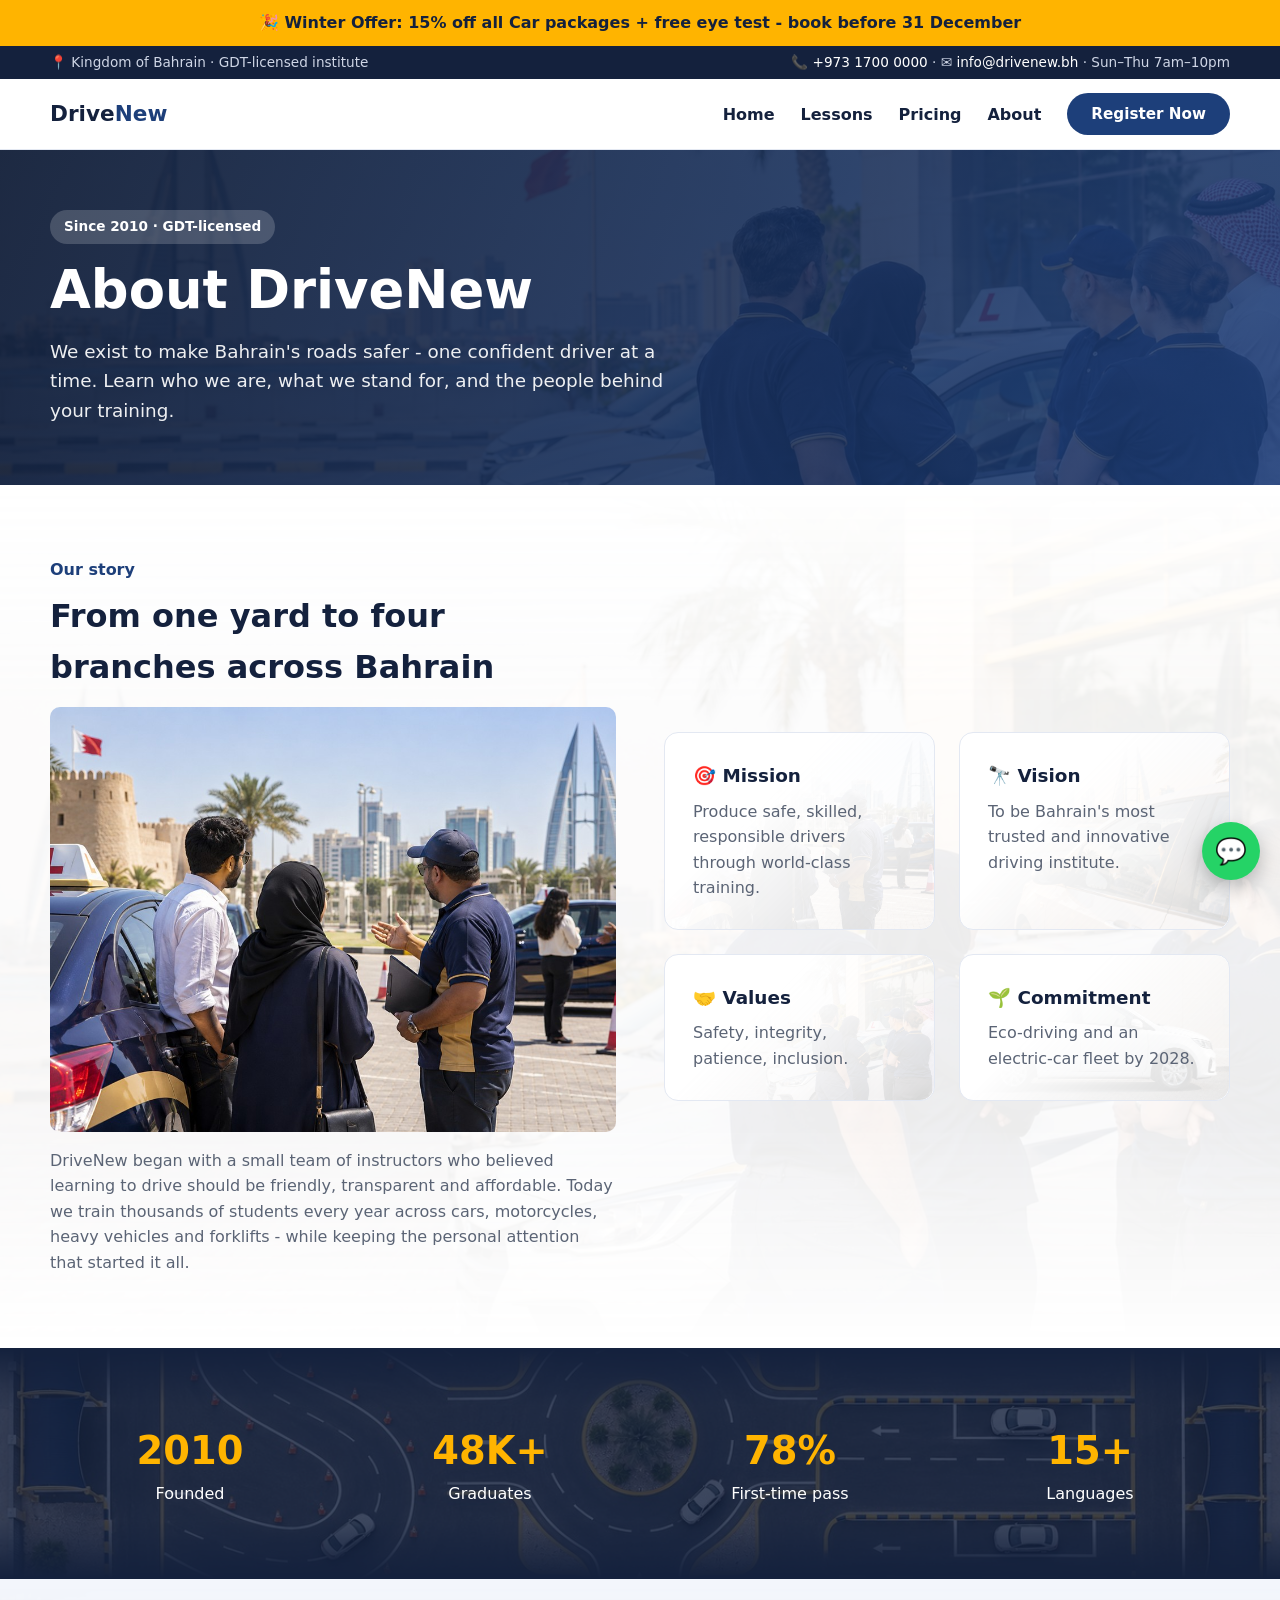
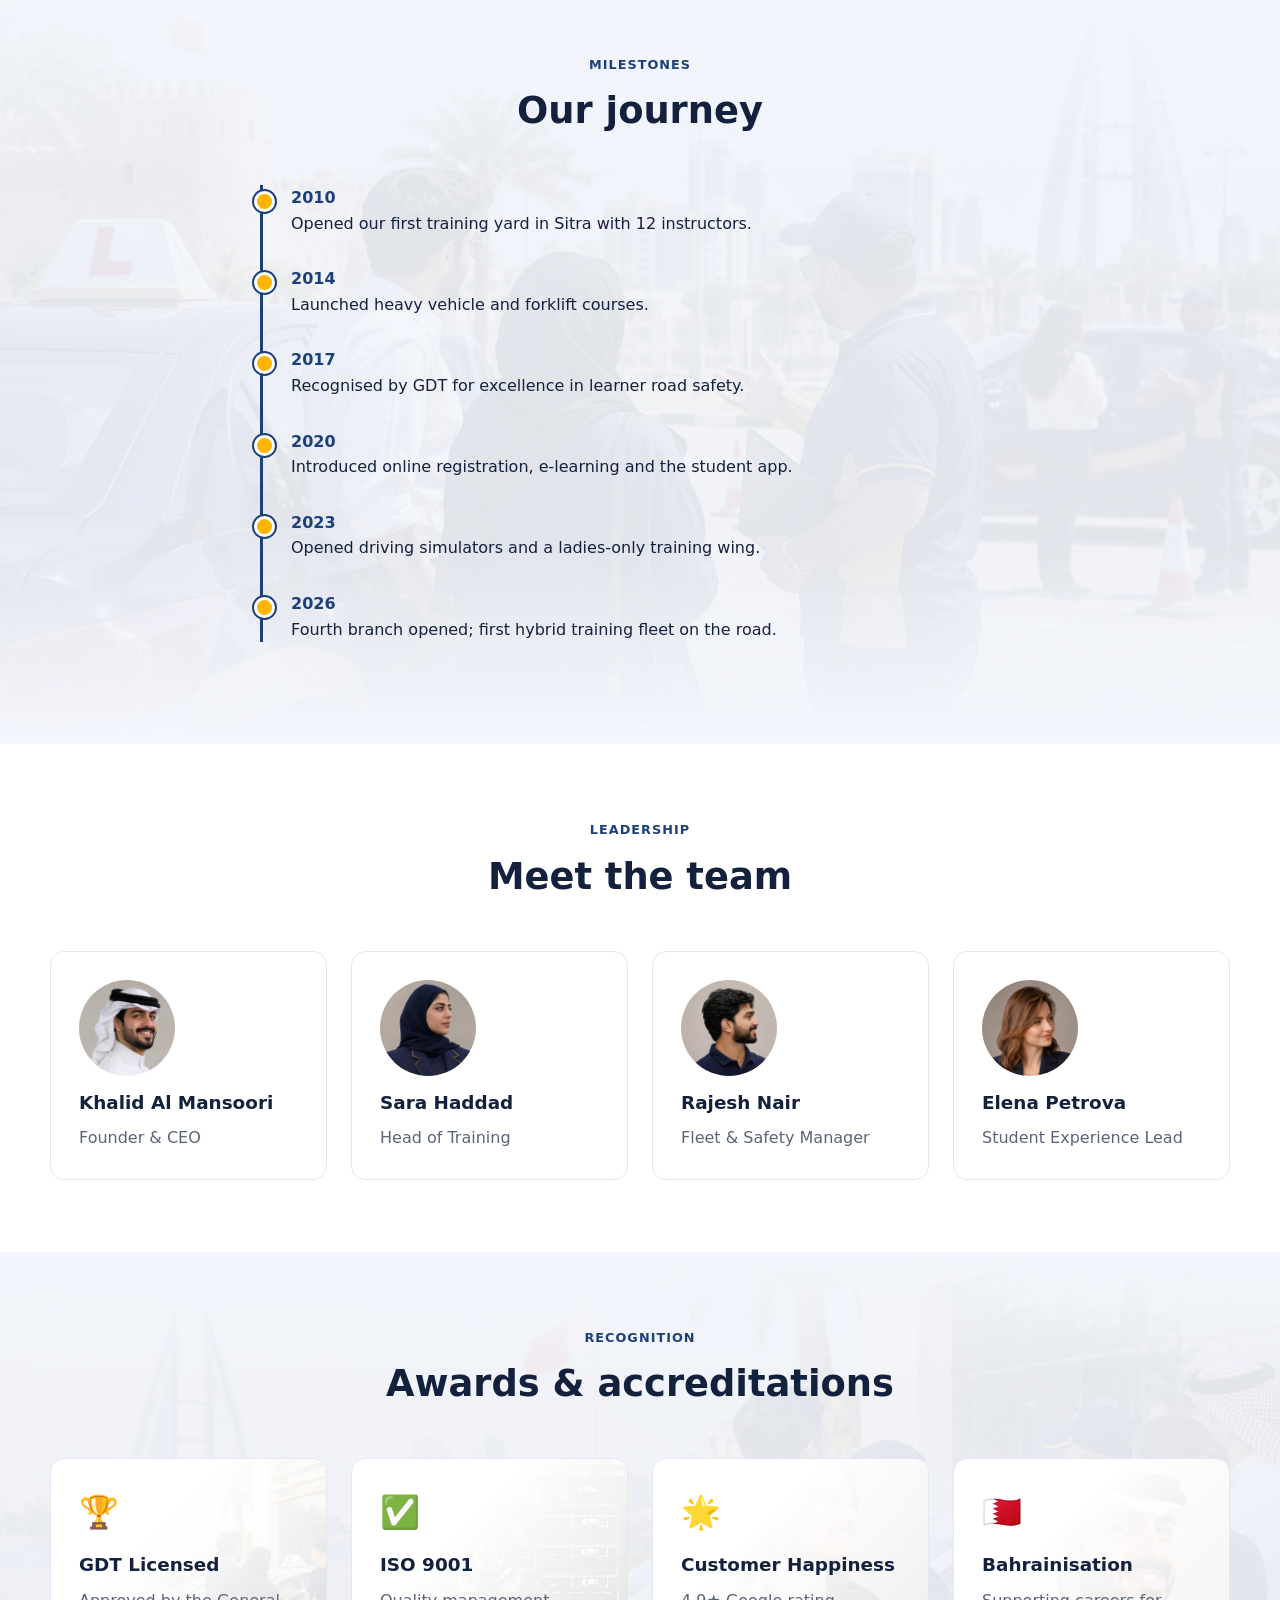
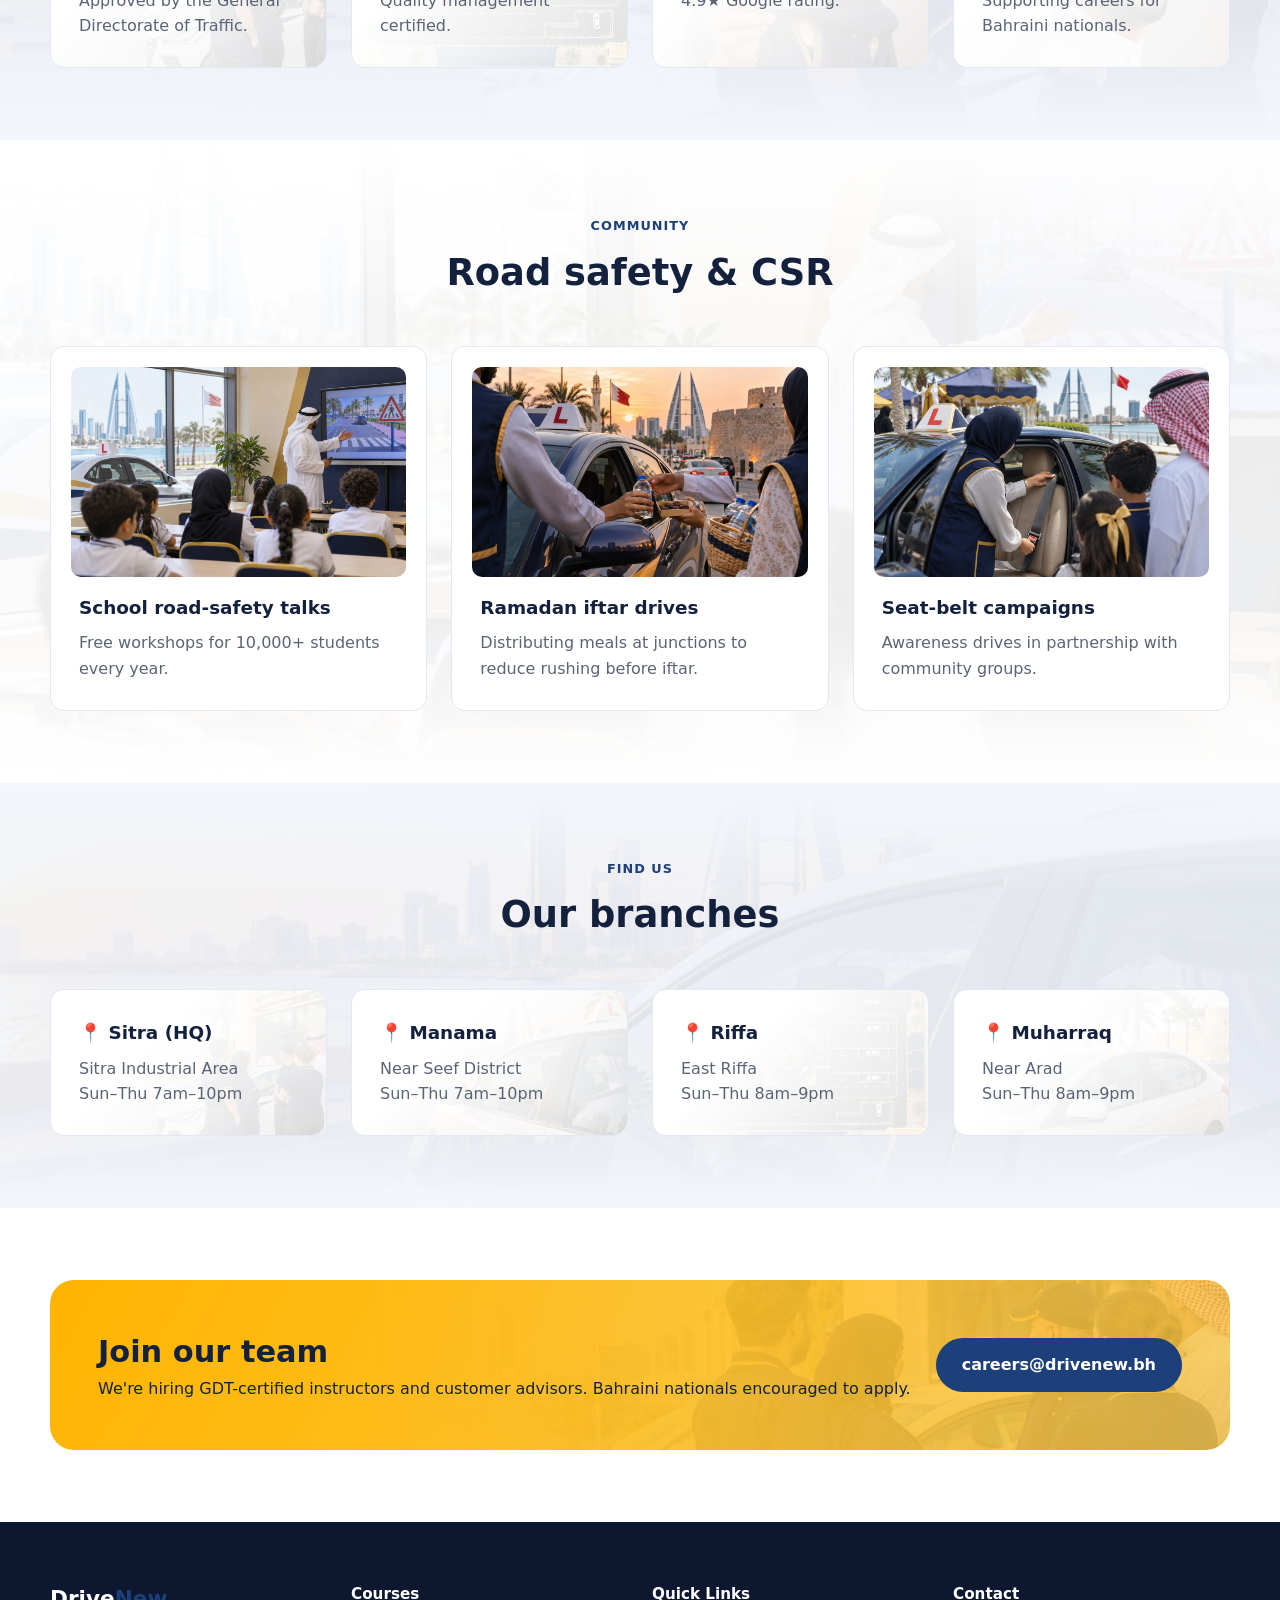
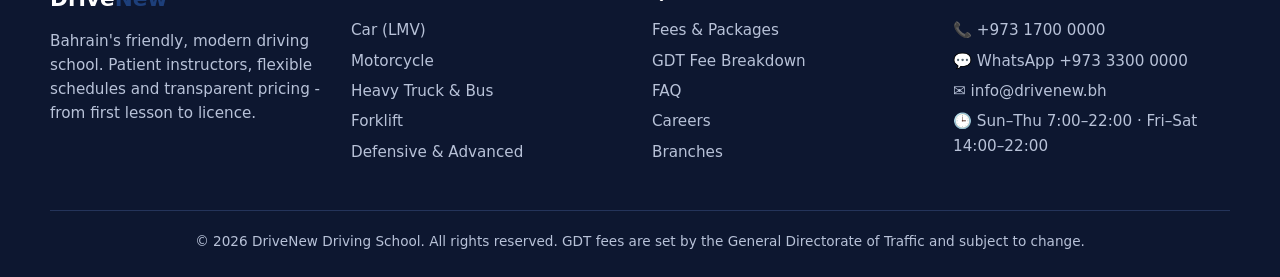
<file: about/index.html>
<!doctype html><html lang="en"><head><meta charset="utf-8"><meta name="viewport" content="width=device-width,initial-scale=1">
<title>About Us | DriveNew Driving School Bahrain</title><meta name="description" content="Our story, team, milestones and branches in Bahrain.">
<link rel="icon" href="../assets/favicon.svg" type="image/svg+xml"><link rel="icon" href="../assets/favicon-32.png" sizes="32x32"><link rel="apple-touch-icon" href="../assets/apple-touch-icon.png"><meta name="theme-color" content="#1d3f7a">
<link rel="stylesheet" href="../assets/styles.css"></head><body>
<div class="offer-strip">🎉 Winter Offer: 15% off all Car packages + free eye test - book before 31 December</div>
<div class="topbar"><div class="container"><span>📍 Kingdom of Bahrain · GDT-licensed institute</span><span>📞 <a href="tel:+97317000000">+973 1700 0000</a><span class="hide-sm"> · ✉ <a href="mailto:info@drivenew.bh">info@drivenew.bh</a></span><span class="hide-sm"> · Sun–Thu 7am–10pm</span></span></div></div>
<header class="site"><div class="container"><a class="logo" href="../">Drive<span>New</span></a>
<button class="menu-btn" aria-label="Menu">☰</button>
<nav class="main"><a href="../" data-p="home">Home</a><a href="../lessons/" data-p="lessons">Lessons</a><a href="../pricing/" data-p="pricing">Pricing</a><a href="../about/" class="active">About</a><a class="btn btn-primary" href="../pricing/#enquire">Register Now</a></nav></div></header>
<main id="app">
<section class="hero small" style="--hero-img:url(../assets/img/hero-about.jpg)"><div class="container"><span class="badge">Since 2010 · GDT-licensed</span><h1>About DriveNew</h1><p>We exist to make Bahrain's roads safer - one confident driver at a time. Learn who we are, what we stand for, and the people behind your training.</p></div></section>

<section class="fx" style="--bg:url(../assets/img/hero-about.jpg)"><div class="container split"><div><span class="eyebrow" style="color:var(--brand);font-weight:700">Our story</span><h2 style="font-size:2rem;margin:8px 0 14px">From one yard to four branches across Bahrain</h2>
<span class="ph tall"><img src="../assets/img/about-story.jpg" alt="Our team at the training yard" loading="lazy" onerror="this.remove()"></span><p style="color:var(--muted);margin-top:16px">DriveNew began with a small team of instructors who believed learning to drive should be friendly, transparent and affordable. Today we train thousands of students every year across cars, motorcycles, heavy vehicles and forklifts - while keeping the personal attention that started it all.</p></div>
<div class="grid g2"><div class="card fx" style="--bg:url(../assets/img/about-story.jpg)"><h3>🎯 Mission</h3><p>Produce safe, skilled, responsible drivers through world-class training.</p></div><div class="card fx" style="--bg:url(../assets/img/hero-home.jpg)"><h3>🔭 Vision</h3><p>To be Bahrain's most trusted and innovative driving institute.</p></div><div class="card fx" style="--bg:url(../assets/img/hero-about.jpg)"><h3>🤝 Values</h3><p>Safety, integrity, patience, inclusion.</p></div><div class="card fx" style="--bg:url(../assets/img/fleet-toyota.jpg)"><h3>🌱 Commitment</h3><p>Eco-driving and an electric-car fleet by 2028.</p></div></div></div></section>

<section class="dark fx" style="--bg:url(../assets/img/facility-yard.jpg)"><div class="container"><div class="stats"><div><strong>2010</strong>Founded</div><div><strong>48K+</strong>Graduates</div><div><strong>78%</strong>First-time pass</div><div><strong>15+</strong>Languages</div></div></div></section>

<section class="soft fx" style="--bg:url(../assets/img/about-story.jpg)"><div class="container"><div class="sec-head"><span class="eyebrow">Milestones</span><h2>Our journey</h2></div><div class="timeline">
<div class="item"><h4>2010</h4><p>Opened our first training yard in Sitra with 12 instructors.</p></div>
<div class="item"><h4>2014</h4><p>Launched heavy vehicle and forklift courses.</p></div>
<div class="item"><h4>2017</h4><p>Recognised by GDT for excellence in learner road safety.</p></div>
<div class="item"><h4>2020</h4><p>Introduced online registration, e-learning and the student app.</p></div>
<div class="item"><h4>2023</h4><p>Opened driving simulators and a ladies-only training wing.</p></div>
<div class="item"><h4>2026</h4><p>Fourth branch opened; first hybrid training fleet on the road.</p></div>
</div></div></section>

<section><div class="container"><div class="sec-head"><span class="eyebrow">Leadership</span><h2>Meet the team</h2></div><div class="grid g4 team">
<div class="card"><span class="ph round"><img src="../assets/img/team-1.jpg" alt="team member" loading="lazy" onerror="this.remove()"></span><h3>Khalid Al Mansoori</h3><p>Founder &amp; CEO</p></div>
<div class="card"><span class="ph round"><img src="../assets/img/team-2.jpg" alt="team member" loading="lazy" onerror="this.remove()"></span><h3>Sara Haddad</h3><p>Head of Training</p></div>
<div class="card"><span class="ph round"><img src="../assets/img/team-3.jpg" alt="team member" loading="lazy" onerror="this.remove()"></span><h3>Rajesh Nair</h3><p>Fleet &amp; Safety Manager</p></div>
<div class="card"><span class="ph round"><img src="../assets/img/team-4.jpg" alt="team member" loading="lazy" onerror="this.remove()"></span><h3>Elena Petrova</h3><p>Student Experience Lead</p></div>
</div></div></section>

<section class="soft fx" style="--bg:url(../assets/img/hero-about.jpg)"><div class="container"><div class="sec-head"><span class="eyebrow">Recognition</span><h2>Awards &amp; accreditations</h2></div><div class="grid g4">
<div class="card fx" style="--bg:url(../assets/img/hero-about.jpg)"><span class="icon">🏆</span><h3>GDT Licensed</h3><p>Approved by the General Directorate of Traffic.</p></div>
<div class="card fx" style="--bg:url(../assets/img/facility-yard.jpg)"><span class="icon">✅</span><h3>ISO 9001</h3><p>Quality management certified.</p></div>
<div class="card fx" style="--bg:url(../assets/img/student-1.jpg)"><span class="icon">🌟</span><h3>Customer Happiness</h3><p>4.9★ Google rating.</p></div>
<div class="card fx" style="--bg:url(../assets/img/team-1.jpg)"><span class="icon">🇧🇭</span><h3>Bahrainisation</h3><p>Supporting careers for Bahraini nationals.</p></div>
</div></div></section>

<section class="fx" style="--bg:url(../assets/img/csr-school.jpg)"><div class="container"><div class="sec-head"><span class="eyebrow">Community</span><h2>Road safety &amp; CSR</h2></div><div class="grid g3">
<div class="card"><span class="ph "><img src="../assets/img/csr-school.jpg" alt="School road-safety talks" loading="lazy" onerror="this.remove()"></span><h3>School road-safety talks</h3><p>Free workshops for 10,000+ students every year.</p></div>
<div class="card"><span class="ph "><img src="../assets/img/csr-iftar.jpg" alt="Ramadan iftar drives" loading="lazy" onerror="this.remove()"></span><h3>Ramadan iftar drives</h3><p>Distributing meals at junctions to reduce rushing before iftar.</p></div>
<div class="card"><span class="ph "><img src="../assets/img/csr-seatbelt.jpg" alt="Seat-belt campaigns" loading="lazy" onerror="this.remove()"></span><h3>Seat-belt campaigns</h3><p>Awareness drives in partnership with community groups.</p></div>
</div></div></section>

<section class="soft fx" id="branches" style="--bg:url(../assets/img/hero-home.jpg)"><div class="container"><div class="sec-head"><span class="eyebrow">Find us</span><h2>Our branches</h2></div><div class="grid g4">
<div class="card fx" style="--bg:url(../assets/img/hero-about.jpg)"><h3>📍 Sitra (HQ)</h3><p>Sitra Industrial Area<br>Sun–Thu 7am–10pm</p></div>
<div class="card fx" style="--bg:url(../assets/img/hero-home.jpg)"><h3>📍 Manama</h3><p>Near Seef District<br>Sun–Thu 7am–10pm</p></div>
<div class="card fx" style="--bg:url(../assets/img/facility-yard.jpg)"><h3>📍 Riffa</h3><p>East Riffa<br>Sun–Thu 8am–9pm</p></div>
<div class="card fx" style="--bg:url(../assets/img/course-car.jpg)"><h3>📍 Muharraq</h3><p>Near Arad<br>Sun–Thu 8am–9pm</p></div>
</div></div></section>

<section id="careers"><div class="container"><div class="cta fx" style="--bg:url(../assets/img/hero-about.jpg)"><div><h2>Join our team</h2><p>We're hiring GDT-certified instructors and customer advisors. Bahraini nationals encouraged to apply.</p></div><a class="btn btn-primary" href="mailto:careers@drivenew.bh">careers@drivenew.bh</a></div></div></section>
</main>
<footer class="site"><div class="container grid g4">
<div><a class="logo" href="../" style="color:#fff">Drive<span>New</span></a><p style="margin-top:12px">Bahrain's friendly, modern driving school. Patient instructors, flexible schedules and transparent pricing - from first lesson to licence.</p></div>
<div><h4>Courses</h4><ul><li><a href="../lessons/#car">Car (LMV)</a></li><li><a href="../lessons/#bike">Motorcycle</a></li><li><a href="../lessons/#heavy">Heavy Truck &amp; Bus</a></li><li><a href="../lessons/#forklift">Forklift</a></li><li><a href="../lessons/#advanced">Defensive &amp; Advanced</a></li></ul></div>
<div><h4>Quick Links</h4><ul><li><a href="../pricing/">Fees &amp; Packages</a></li><li><a href="../pricing/#rta">GDT Fee Breakdown</a></li><li><a href="../#faq">FAQ</a></li><li><a href="../about/#careers">Careers</a></li><li><a href="../about/#branches">Branches</a></li></ul></div>
<div><h4>Contact</h4><ul><li>📞 +973 1700 0000</li><li>💬 WhatsApp +973 3300 0000</li><li>✉ info@drivenew.bh</li><li>🕒 Sun–Thu 7:00–22:00 · Fri–Sat 14:00–22:00</li></ul></div>
</div><div class="container copy">© <span id="year"></span> DriveNew Driving School. All rights reserved. GDT fees are set by the General Directorate of Traffic and subject to change.</div></footer>
<a class="float-wa" href="https://wa.me/97333000000" aria-label="WhatsApp">💬</a>
<script src="../assets/main.js"></script></body></html>
</file>
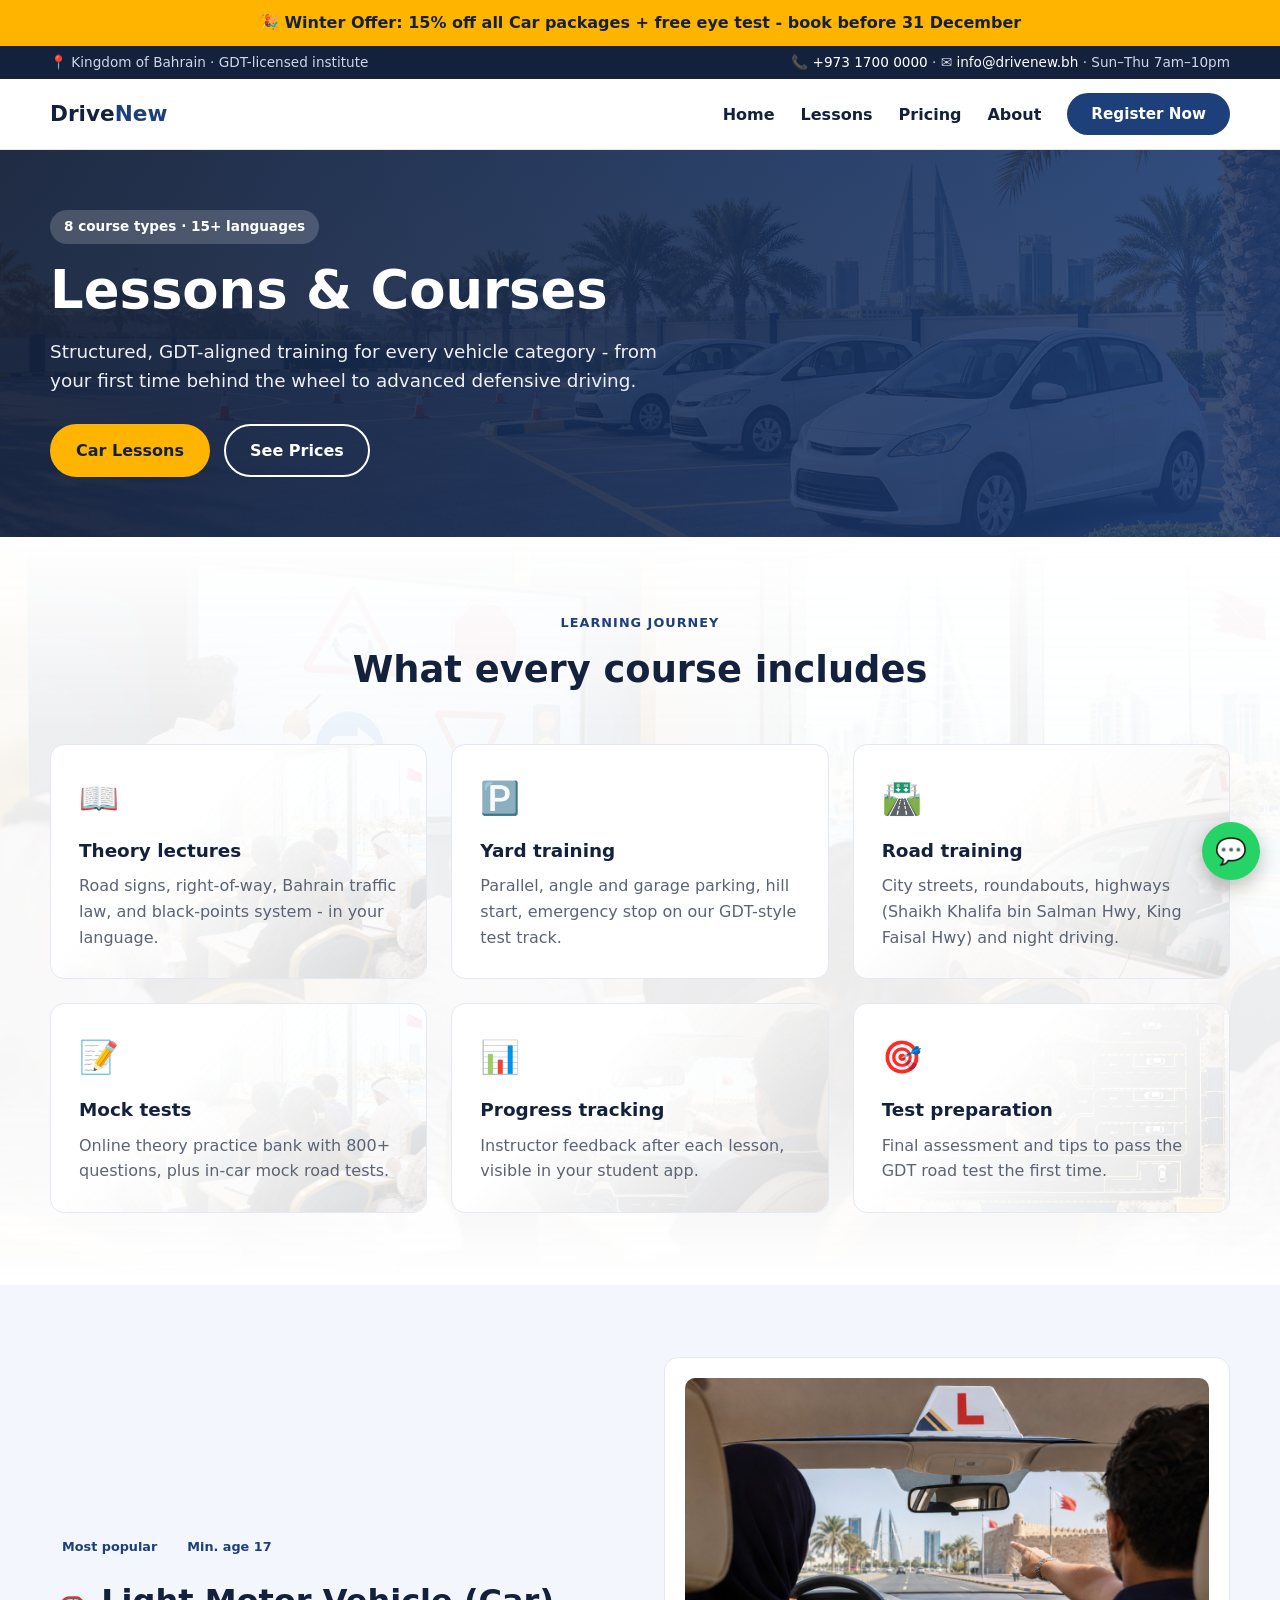
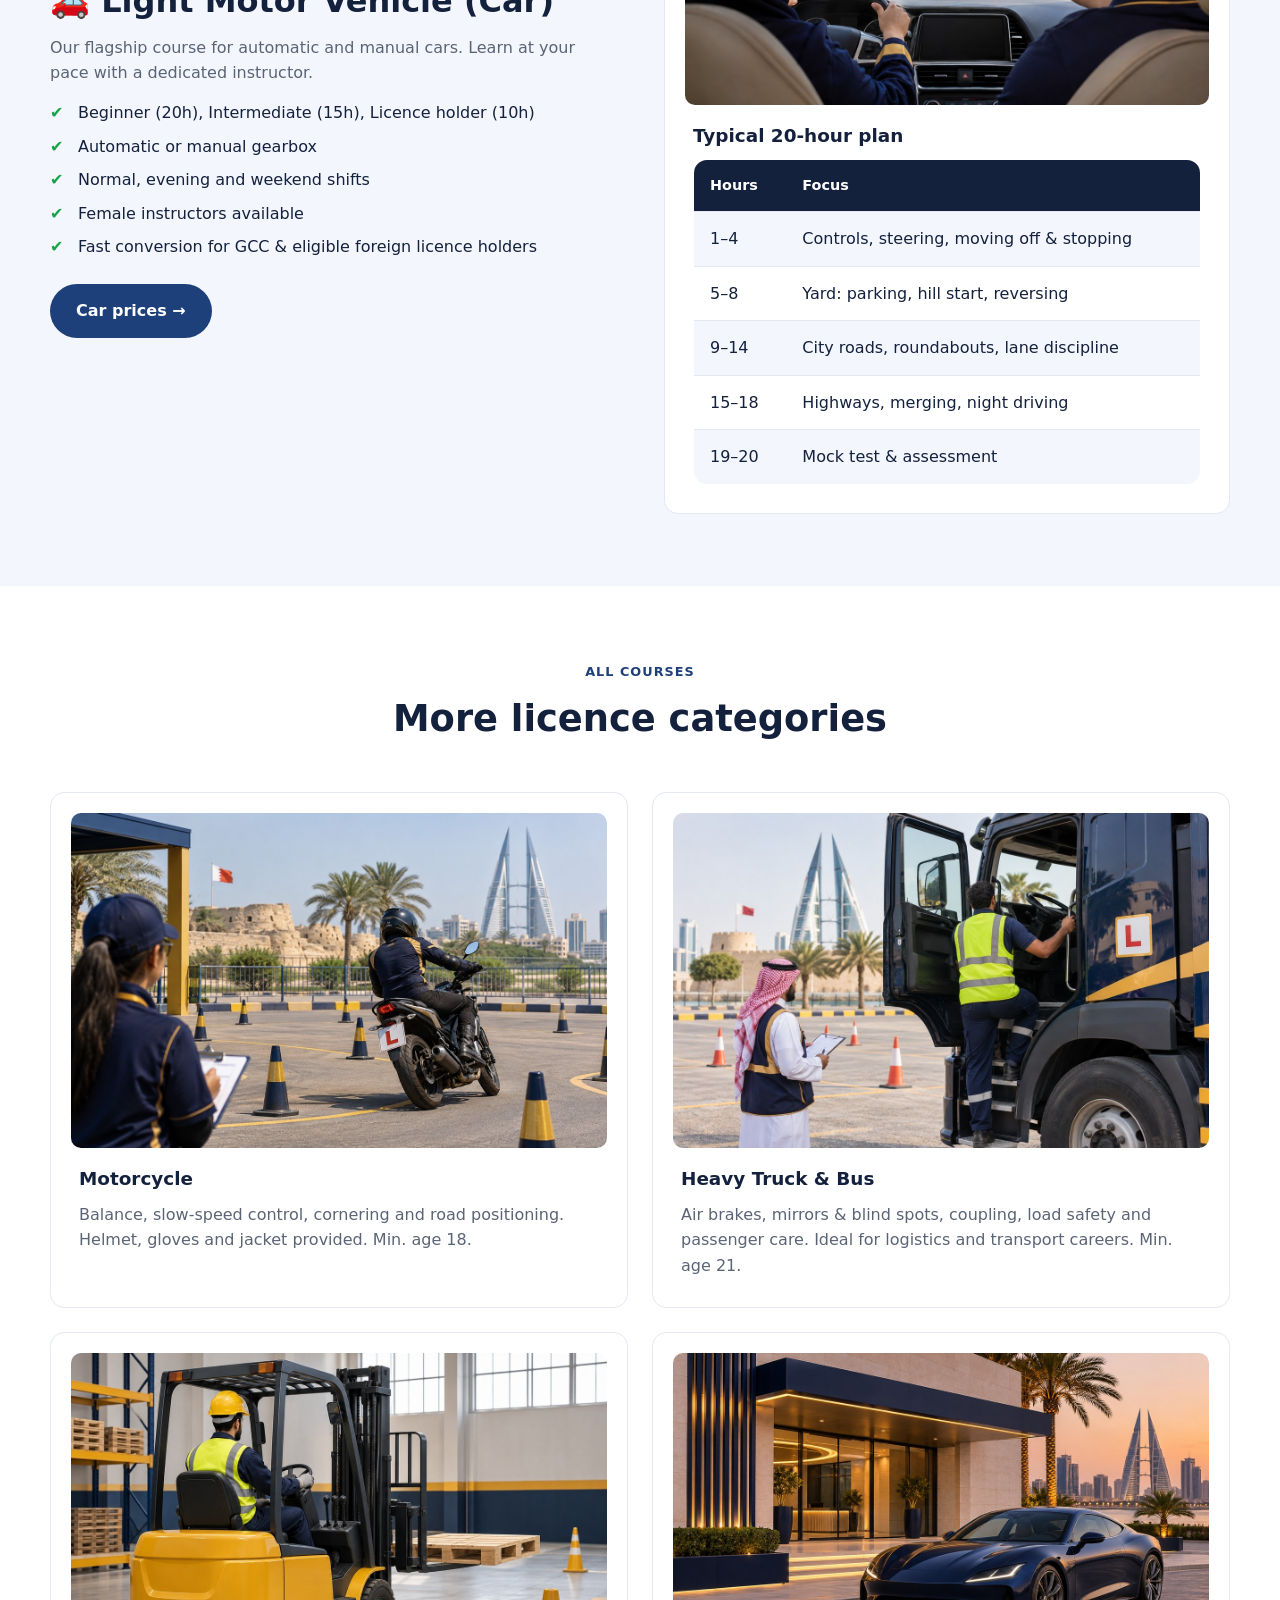
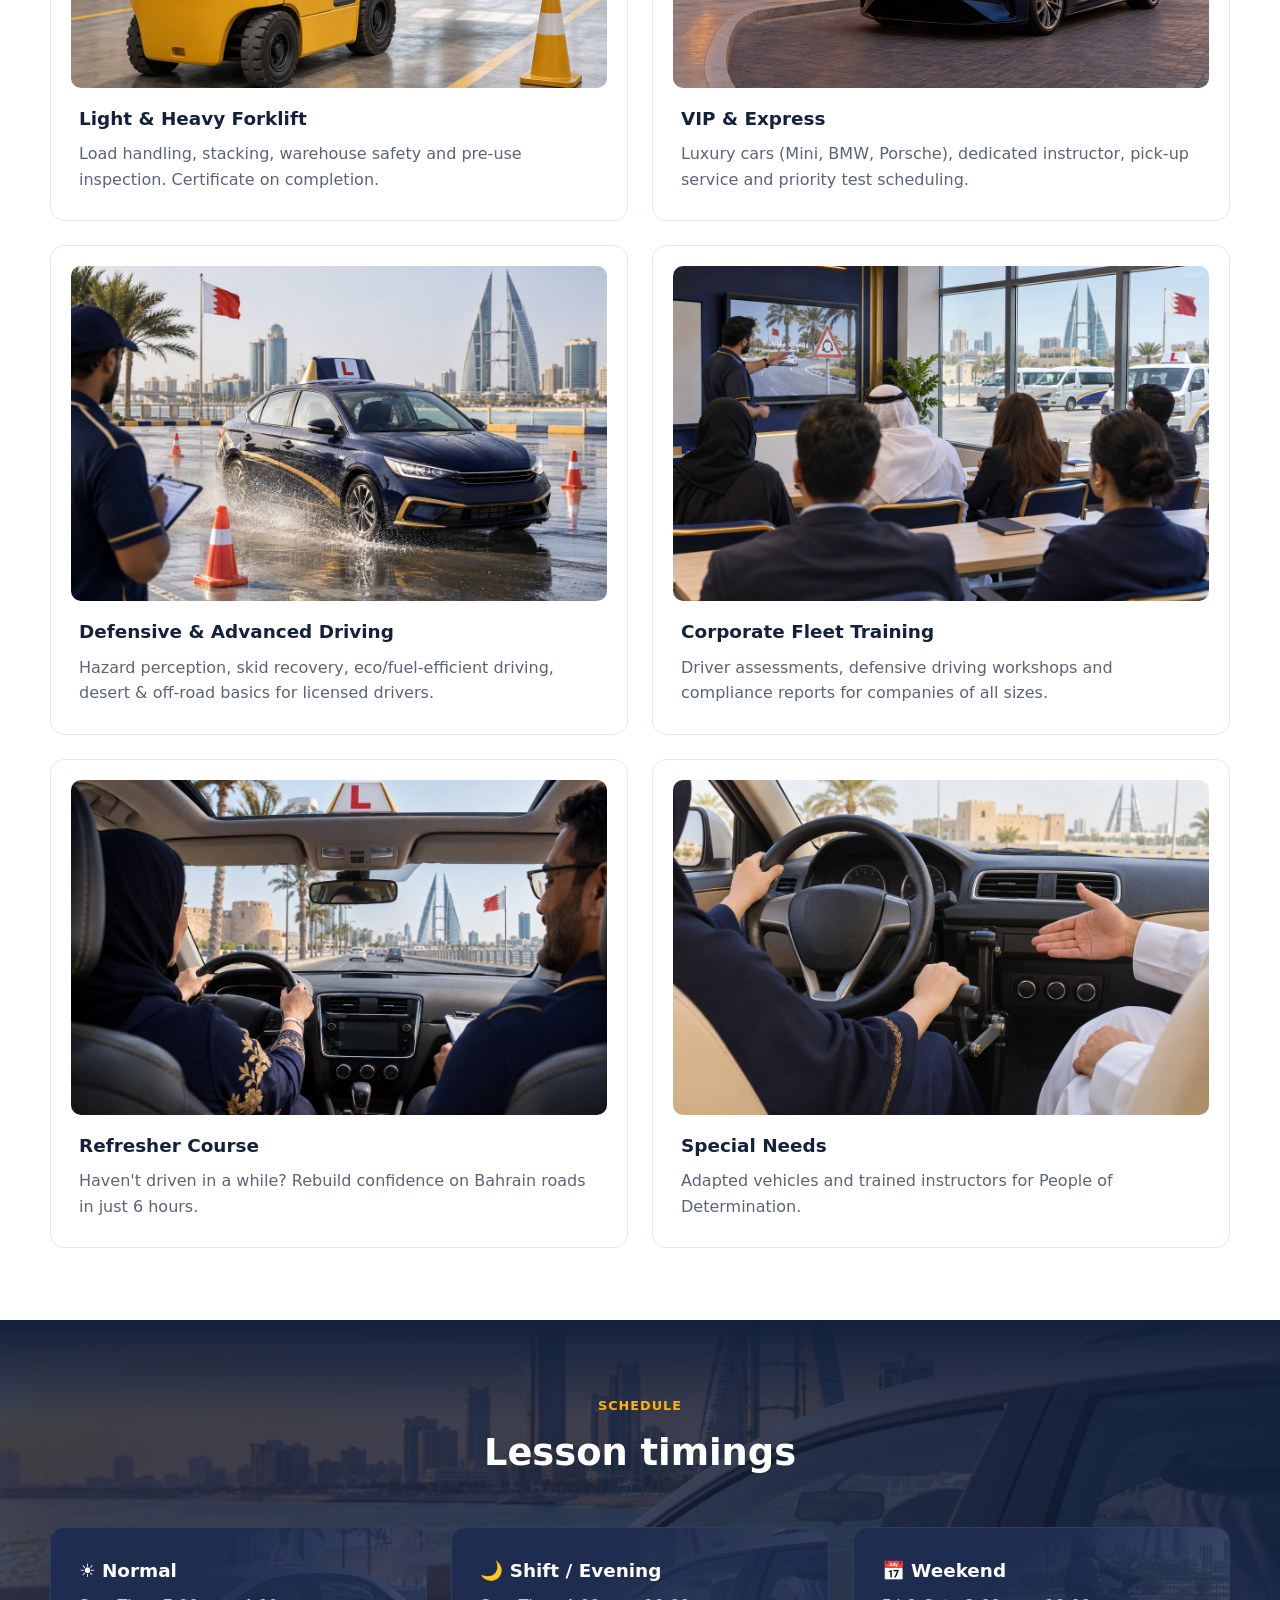
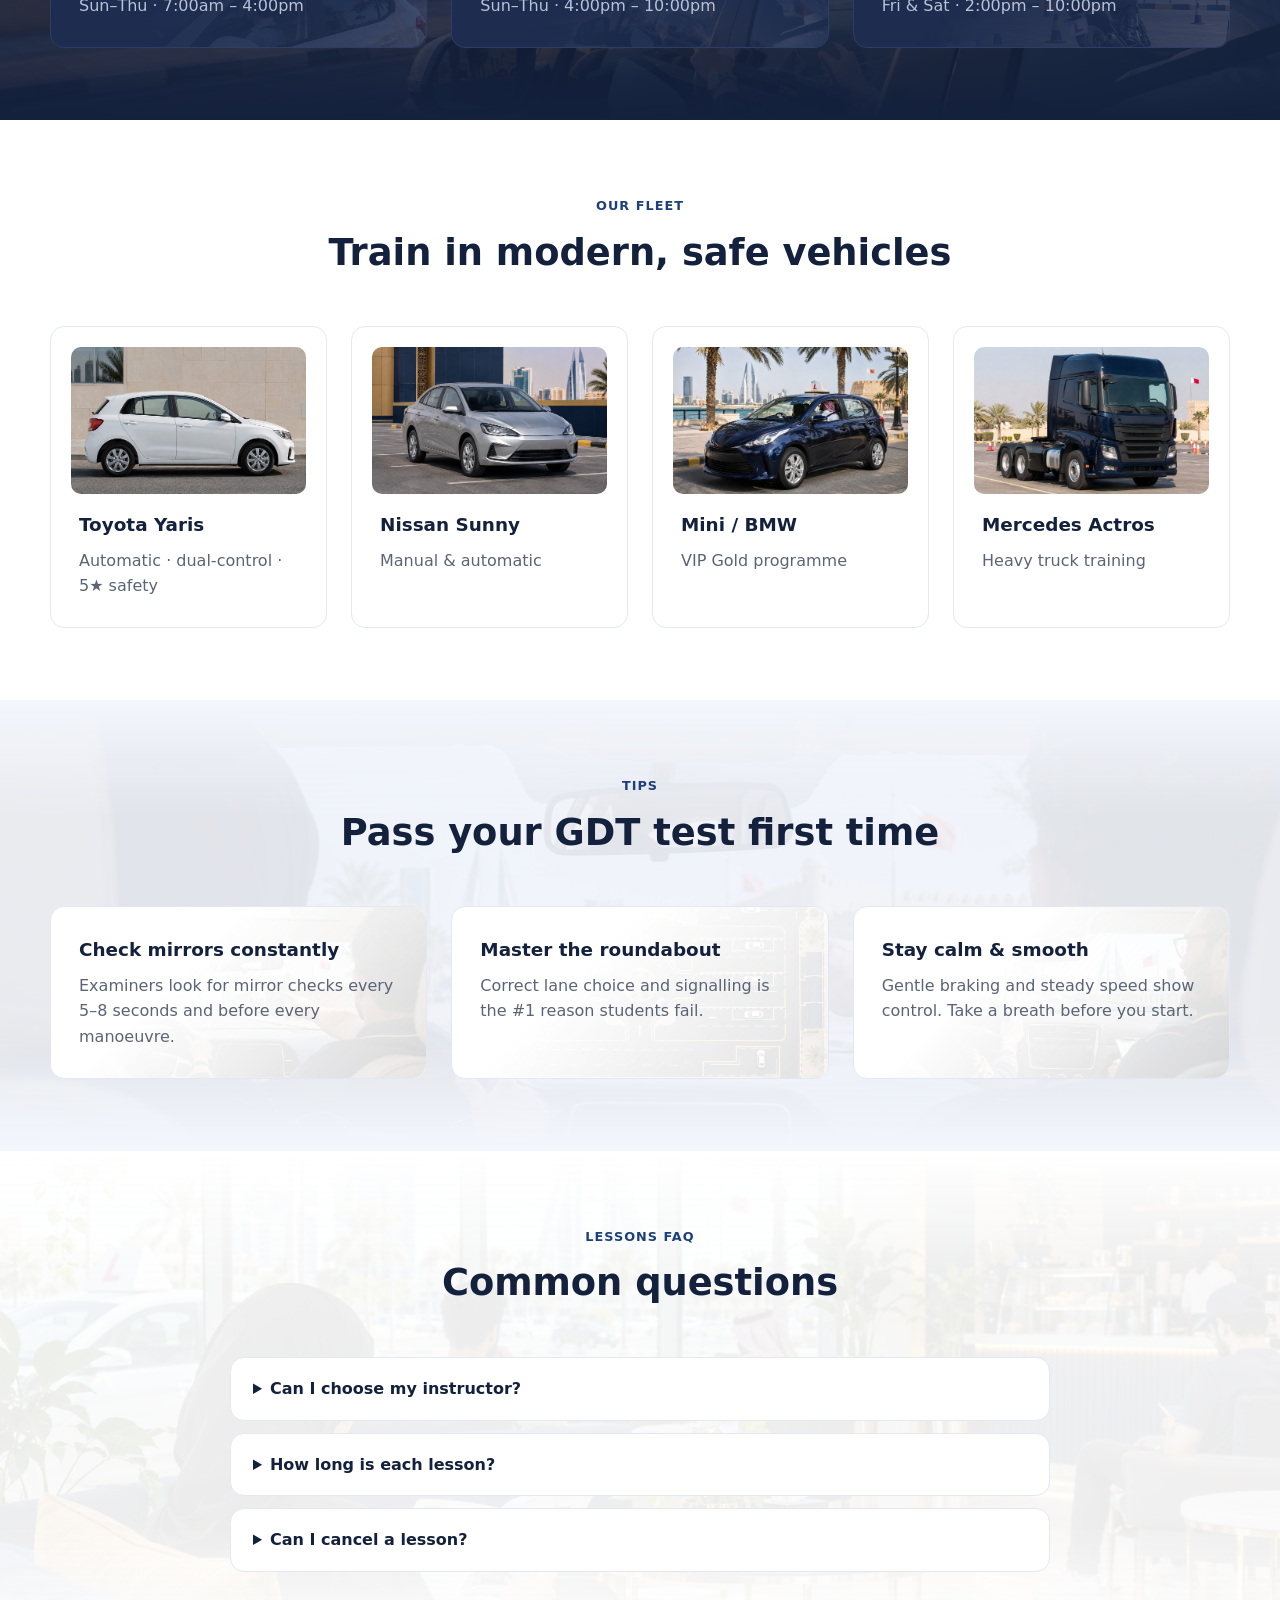
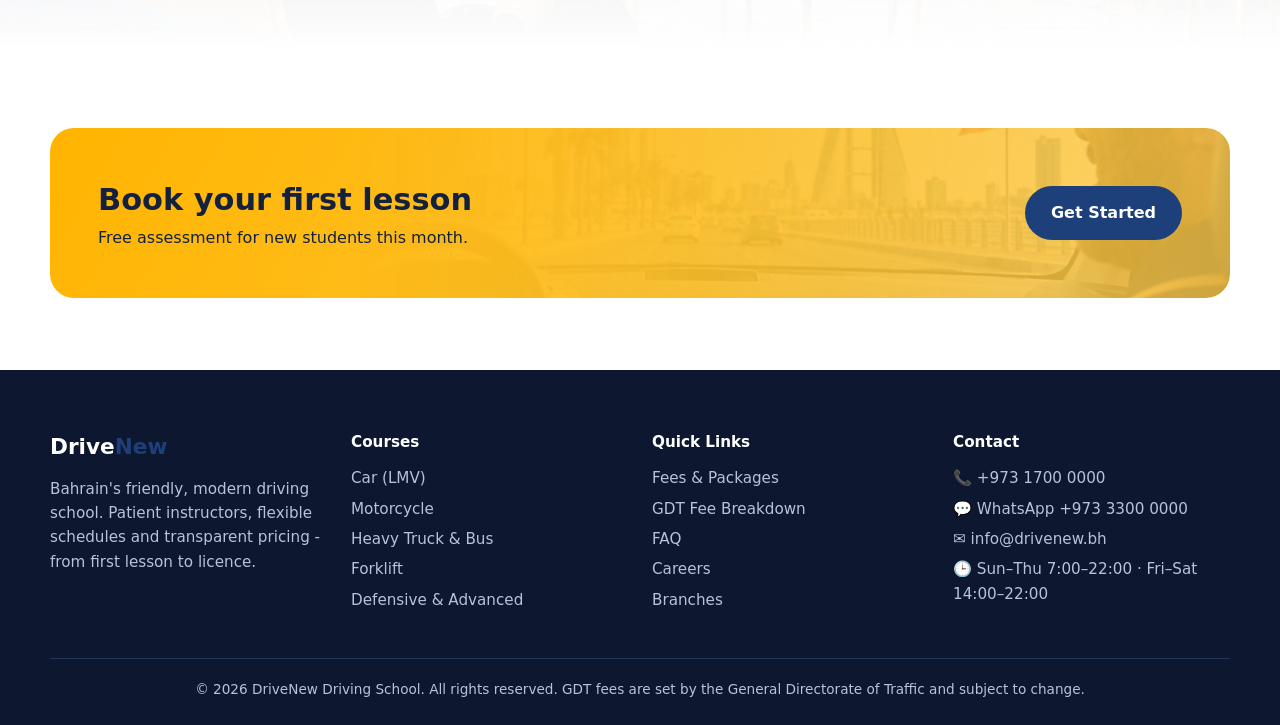
<file: lessons/index.html>
<!doctype html><html lang="en"><head><meta charset="utf-8"><meta name="viewport" content="width=device-width,initial-scale=1">
<title>Lessons | DriveNew Driving School Bahrain</title><meta name="description" content="Car, motorcycle, heavy, forklift and defensive driving courses in Bahrain.">
<link rel="icon" href="../assets/favicon.svg" type="image/svg+xml"><link rel="icon" href="../assets/favicon-32.png" sizes="32x32"><link rel="apple-touch-icon" href="../assets/apple-touch-icon.png"><meta name="theme-color" content="#1d3f7a">
<link rel="stylesheet" href="../assets/styles.css"></head><body>
<div class="offer-strip">🎉 Winter Offer: 15% off all Car packages + free eye test - book before 31 December</div>
<div class="topbar"><div class="container"><span>📍 Kingdom of Bahrain · GDT-licensed institute</span><span>📞 <a href="tel:+97317000000">+973 1700 0000</a><span class="hide-sm"> · ✉ <a href="mailto:info@drivenew.bh">info@drivenew.bh</a></span><span class="hide-sm"> · Sun–Thu 7am–10pm</span></span></div></div>
<header class="site"><div class="container"><a class="logo" href="../">Drive<span>New</span></a>
<button class="menu-btn" aria-label="Menu">☰</button>
<nav class="main"><a href="../" data-p="home">Home</a><a href="../lessons/" class="active">Lessons</a><a href="../pricing/" data-p="pricing">Pricing</a><a href="../about/" data-p="about">About</a><a class="btn btn-primary" href="../pricing/#enquire">Register Now</a></nav></div></header>
<main id="app">
<section class="hero small" style="--hero-img:url(../assets/img/hero-lessons.jpg)"><div class="container"><span class="badge">8 course types · 15+ languages</span><h1>Lessons &amp; Courses</h1><p>Structured, GDT-aligned training for every vehicle category - from your first time behind the wheel to advanced defensive driving.</p><div class="actions"><a class="btn btn-accent" href="#car">Car Lessons</a><a class="btn btn-ghost" href="../pricing/">See Prices</a></div></div></section>

<section class="fx" style="--bg:url(../assets/img/facility-classroom.jpg)"><div class="container"><div class="sec-head"><span class="eyebrow">Learning journey</span><h2>What every course includes</h2></div>
<div class="grid g3">
<div class="card fx" style="--bg:url(../assets/img/facility-classroom.jpg)"><span class="icon">📖</span><h3>Theory lectures</h3><p>Road signs, right-of-way, Bahrain traffic law, and black-points system - in your language.</p></div>
<div class="card"><span class="icon">🅿️</span><h3>Yard training</h3><p>Parallel, angle and garage parking, hill start, emergency stop on our GDT-style test track.</p></div>
<div class="card fx" style="--bg:url(../assets/img/hero-home.jpg)"><span class="icon">🛣️</span><h3>Road training</h3><p>City streets, roundabouts, highways (Shaikh Khalifa bin Salman Hwy, King Faisal Hwy) and night driving.</p></div>
<div class="card fx" style="--bg:url(../assets/img/facility-classroom.jpg)"><span class="icon">📝</span><h3>Mock tests</h3><p>Online theory practice bank with 800+ questions, plus in-car mock road tests.</p></div>
<div class="card fx" style="--bg:url(../assets/img/lesson-car-instructor.jpg)"><span class="icon">📊</span><h3>Progress tracking</h3><p>Instructor feedback after each lesson, visible in your student app.</p></div>
<div class="card fx" style="--bg:url(../assets/img/facility-yard.jpg)"><span class="icon">🎯</span><h3>Test preparation</h3><p>Final assessment and tips to pass the GDT road test the first time.</p></div>
</div></div></section>

<section class="soft" id="car"><div class="container split"><div>
<span class="pill">Most popular</span><span class="pill">Min. age 17</span><h2 style="font-size:2rem;margin:8px 0">🚗 Light Motor Vehicle (Car)</h2>
<p style="color:var(--muted)">Our flagship course for automatic and manual cars. Learn at your pace with a dedicated instructor.</p>
<ul class="check" style="margin-top:14px"><li>Beginner (20h), Intermediate (15h), Licence holder (10h)</li><li>Automatic or manual gearbox</li><li>Normal, evening and weekend shifts</li><li>Female instructors available</li><li>Fast conversion for GCC &amp; eligible foreign licence holders</li></ul>
<a class="btn btn-primary" style="margin-top:16px" href="../pricing/">Car prices →</a></div>
<div class="card"><span class="ph "><img src="../assets/img/lesson-car-instructor.jpg" alt="Instructor teaching student" loading="lazy" onerror="this.remove()"></span><h3>Typical 20-hour plan</h3><div class="table-wrap"><table><tr><th>Hours</th><th>Focus</th></tr><tr><td>1–4</td><td>Controls, steering, moving off &amp; stopping</td></tr><tr><td>5–8</td><td>Yard: parking, hill start, reversing</td></tr><tr><td>9–14</td><td>City roads, roundabouts, lane discipline</td></tr><tr><td>15–18</td><td>Highways, merging, night driving</td></tr><tr><td>19–20</td><td>Mock test &amp; assessment</td></tr></table></div></div></div></section>

<section><div class="container"><div class="sec-head"><span class="eyebrow">All courses</span><h2>More licence categories</h2></div>
<div class="grid g2">
<div class="card" id="bike"><span class="ph "><img src="../assets/img/course-motorcycle.jpg" alt="course motorcycle" loading="lazy" onerror="this.remove()"></span><h3>Motorcycle</h3><p>Balance, slow-speed control, cornering and road positioning. Helmet, gloves and jacket provided. Min. age 18.</p></div>
<div class="card" id="heavy"><span class="ph "><img src="../assets/img/course-truck.jpg" alt="course truck" loading="lazy" onerror="this.remove()"></span><h3>Heavy Truck &amp; Bus</h3><p>Air brakes, mirrors &amp; blind spots, coupling, load safety and passenger care. Ideal for logistics and transport careers. Min. age 21.</p></div>
<div class="card" id="forklift"><span class="ph "><img src="../assets/img/course-forklift.jpg" alt="course forklift" loading="lazy" onerror="this.remove()"></span><h3>Light &amp; Heavy Forklift</h3><p>Load handling, stacking, warehouse safety and pre-use inspection. Certificate on completion.</p></div>
<div class="card" id="vip"><span class="ph "><img src="../assets/img/course-vip.jpg" alt="course vip" loading="lazy" onerror="this.remove()"></span><h3>VIP &amp; Express</h3><p>Luxury cars (Mini, BMW, Porsche), dedicated instructor, pick-up service and priority test scheduling.</p></div>
<div class="card" id="advanced"><span class="ph "><img src="../assets/img/course-defensive.jpg" alt="course defensive" loading="lazy" onerror="this.remove()"></span><h3>Defensive &amp; Advanced Driving</h3><p>Hazard perception, skid recovery, eco/fuel-efficient driving, desert &amp; off-road basics for licensed drivers.</p></div>
<div class="card" id="corporate"><span class="ph "><img src="../assets/img/course-corporate.jpg" alt="course corporate" loading="lazy" onerror="this.remove()"></span><h3>Corporate Fleet Training</h3><p>Driver assessments, defensive driving workshops and compliance reports for companies of all sizes.</p></div>
<div class="card"><span class="ph "><img src="../assets/img/course-refresher.jpg" alt="course refresher" loading="lazy" onerror="this.remove()"></span><h3>Refresher Course</h3><p>Haven't driven in a while? Rebuild confidence on Bahrain roads in just 6 hours.</p></div>
<div class="card"><span class="ph "><img src="../assets/img/course-special-needs.jpg" alt="course special needs" loading="lazy" onerror="this.remove()"></span><h3>Special Needs</h3><p>Adapted vehicles and trained instructors for People of Determination.</p></div>
</div></div></section>

<section class="dark fx" style="--bg:url(../assets/img/hero-home.jpg)"><div class="container"><div class="sec-head"><span class="eyebrow">Schedule</span><h2>Lesson timings</h2></div>
<div class="grid g3">
<div class="card fx" style="--bg:url(../assets/img/course-car.jpg)"><h3>☀️ Normal</h3><p>Sun–Thu · 7:00am – 4:00pm</p></div>
<div class="card fx" style="--bg:url(../assets/img/hero-home.jpg)"><h3>🌙 Shift / Evening</h3><p>Sun–Thu · 4:00pm – 10:00pm</p></div>
<div class="card fx" style="--bg:url(../assets/img/course-motorcycle.jpg)"><h3>📅 Weekend</h3><p>Fri &amp; Sat · 2:00pm – 10:00pm</p></div>
</div></div></section>

<section><div class="container"><div class="sec-head"><span class="eyebrow">Our fleet</span><h2>Train in modern, safe vehicles</h2></div>
<div class="grid g4">
<div class="card"><span class="ph "><img src="../assets/img/fleet-toyota.jpg" alt="Toyota Yaris" loading="lazy" onerror="this.remove()"></span><h3>Toyota Yaris</h3><p>Automatic · dual-control · 5★ safety</p></div>
<div class="card"><span class="ph "><img src="../assets/img/fleet-nissan.jpg" alt="Nissan Sunny" loading="lazy" onerror="this.remove()"></span><h3>Nissan Sunny</h3><p>Manual &amp; automatic</p></div>
<div class="card"><span class="ph "><img src="../assets/img/fleet-mini.jpg" alt="Mini / BMW" loading="lazy" onerror="this.remove()"></span><h3>Mini / BMW</h3><p>VIP Gold programme</p></div>
<div class="card"><span class="ph "><img src="../assets/img/fleet-mercedes.jpg" alt="Mercedes Actros" loading="lazy" onerror="this.remove()"></span><h3>Mercedes Actros</h3><p>Heavy truck training</p></div>
</div></div></section>

<section class="soft fx" style="--bg:url(../assets/img/lesson-car-instructor.jpg)"><div class="container"><div class="sec-head"><span class="eyebrow">Tips</span><h2>Pass your GDT test first time</h2></div>
<div class="grid g3">
<div class="card fx" style="--bg:url(../assets/img/lesson-car-instructor.jpg)"><h3>Check mirrors constantly</h3><p>Examiners look for mirror checks every 5–8 seconds and before every manoeuvre.</p></div>
<div class="card fx" style="--bg:url(../assets/img/facility-yard.jpg)"><h3>Master the roundabout</h3><p>Correct lane choice and signalling is the #1 reason students fail.</p></div>
<div class="card fx" style="--bg:url(../assets/img/course-refresher.jpg)"><h3>Stay calm &amp; smooth</h3><p>Gentle braking and steady speed show control. Take a breath before you start.</p></div>
</div></div></section>

<section class="faq-wrap fx" style="--bg:url(../assets/img/facility-lounge.jpg)"><div class="container" style="max-width:820px"><div class="sec-head"><span class="eyebrow">Lessons FAQ</span><h2>Common questions</h2></div><div class="faq">
<details><summary>Can I choose my instructor?</summary><p>Yes, you can request a specific instructor or a female instructor at registration.</p></details>
<details><summary>How long is each lesson?</summary><p>Usually 1–2 hours per session; you can book up to 2 hours per day.</p></details>
<details><summary>Can I cancel a lesson?</summary><p>Free cancellation up to 24 hours before via the student app.</p></details>
</div></div></section>

<section><div class="container"><div class="cta fx" style="--bg:url(../assets/img/course-refresher.jpg)"><div><h2>Book your first lesson</h2><p>Free assessment for new students this month.</p></div><a class="btn btn-primary" href="../pricing/#enquire">Get Started</a></div></div></section>
</main>
<footer class="site"><div class="container grid g4">
<div><a class="logo" href="../" style="color:#fff">Drive<span>New</span></a><p style="margin-top:12px">Bahrain's friendly, modern driving school. Patient instructors, flexible schedules and transparent pricing - from first lesson to licence.</p></div>
<div><h4>Courses</h4><ul><li><a href="../lessons/#car">Car (LMV)</a></li><li><a href="../lessons/#bike">Motorcycle</a></li><li><a href="../lessons/#heavy">Heavy Truck &amp; Bus</a></li><li><a href="../lessons/#forklift">Forklift</a></li><li><a href="../lessons/#advanced">Defensive &amp; Advanced</a></li></ul></div>
<div><h4>Quick Links</h4><ul><li><a href="../pricing/">Fees &amp; Packages</a></li><li><a href="../pricing/#rta">GDT Fee Breakdown</a></li><li><a href="../#faq">FAQ</a></li><li><a href="../about/#careers">Careers</a></li><li><a href="../about/#branches">Branches</a></li></ul></div>
<div><h4>Contact</h4><ul><li>📞 +973 1700 0000</li><li>💬 WhatsApp +973 3300 0000</li><li>✉ info@drivenew.bh</li><li>🕒 Sun–Thu 7:00–22:00 · Fri–Sat 14:00–22:00</li></ul></div>
</div><div class="container copy">© <span id="year"></span> DriveNew Driving School. All rights reserved. GDT fees are set by the General Directorate of Traffic and subject to change.</div></footer>
<a class="float-wa" href="https://wa.me/97333000000" aria-label="WhatsApp">💬</a>
<script src="../assets/main.js"></script></body></html>
</file>
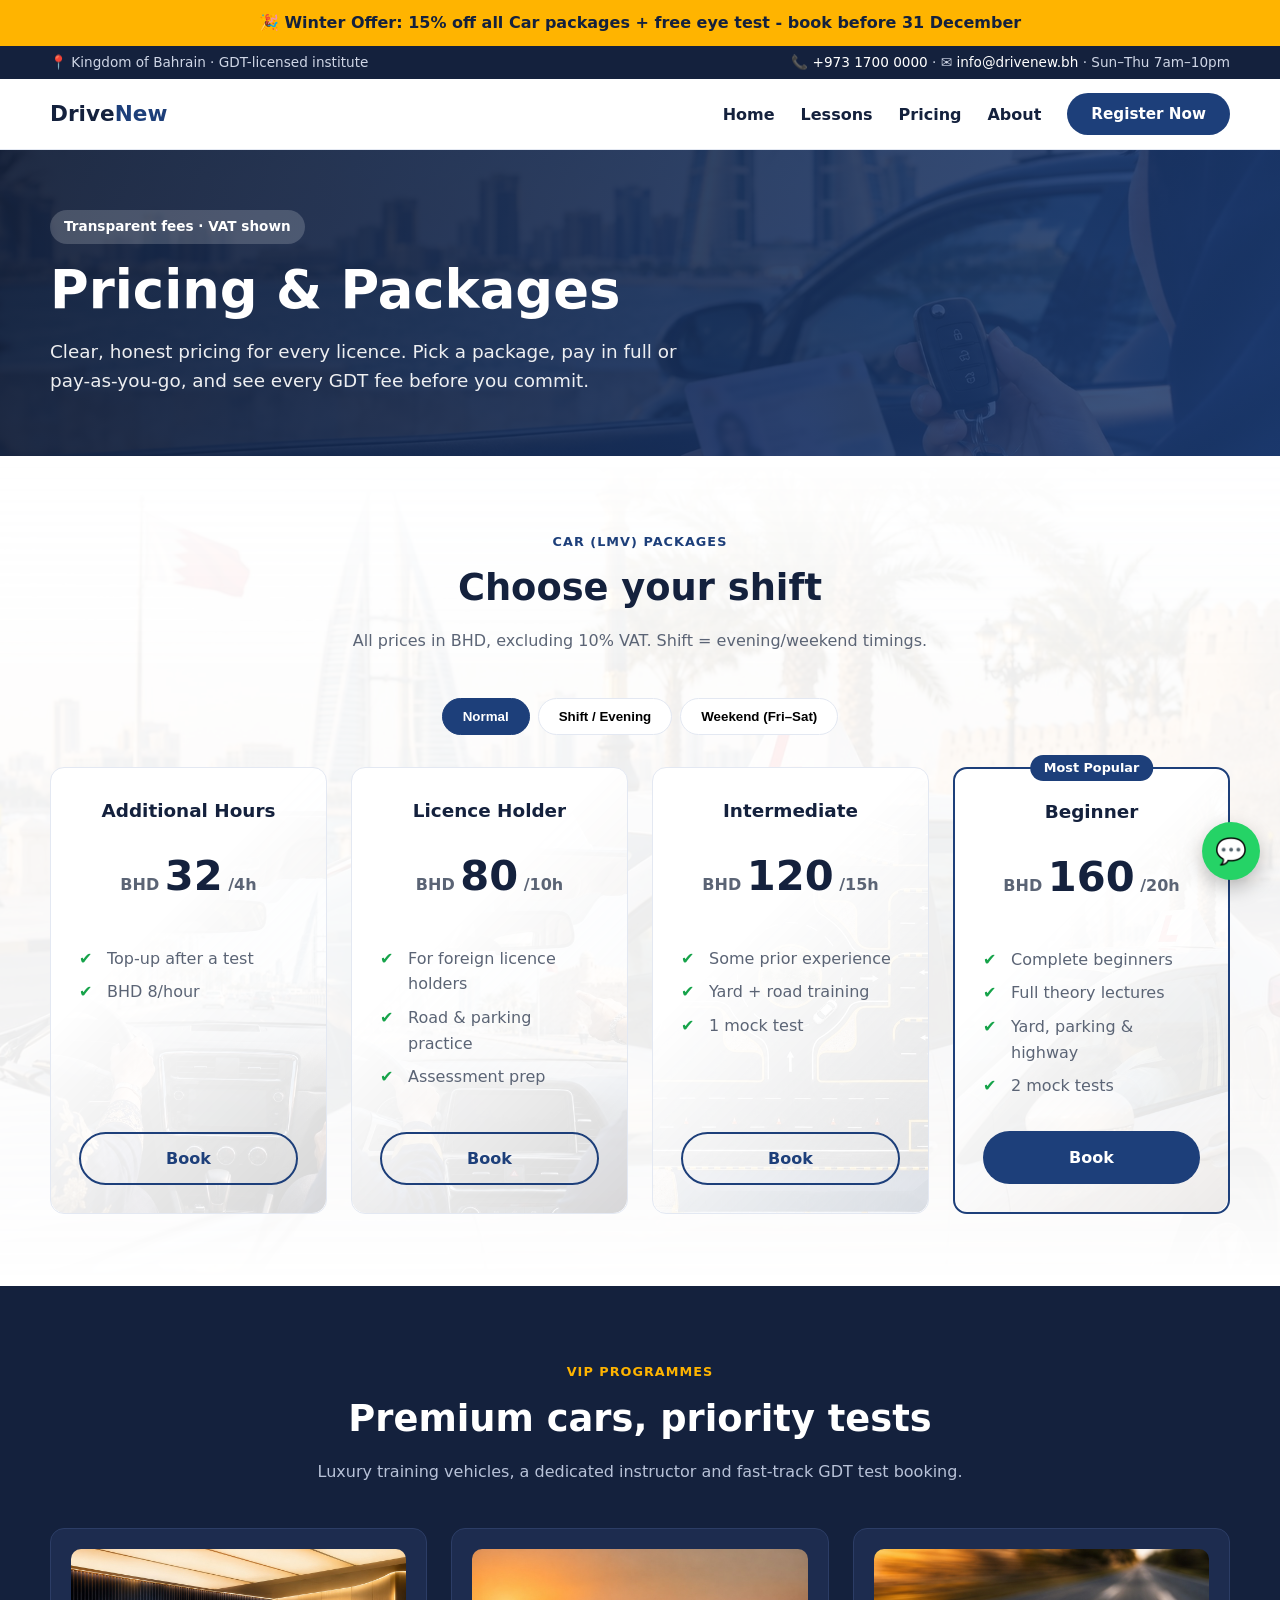
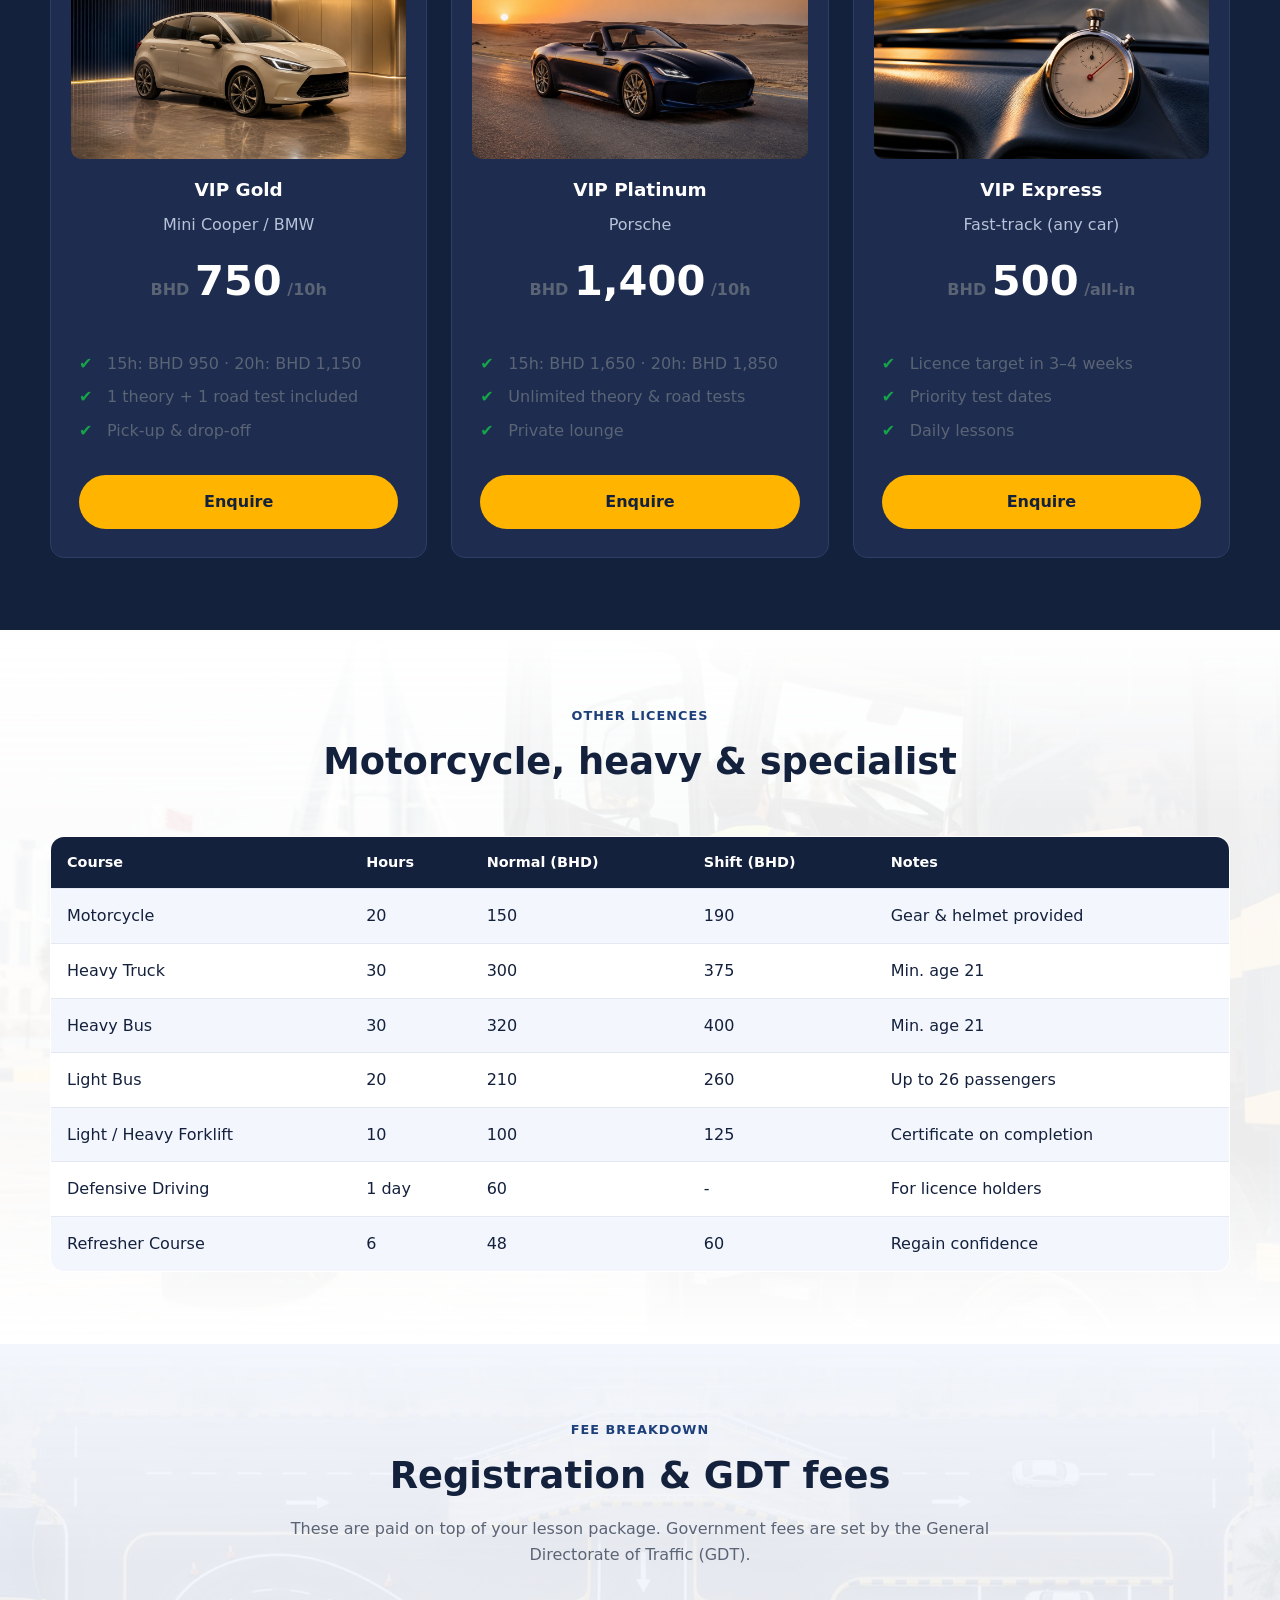
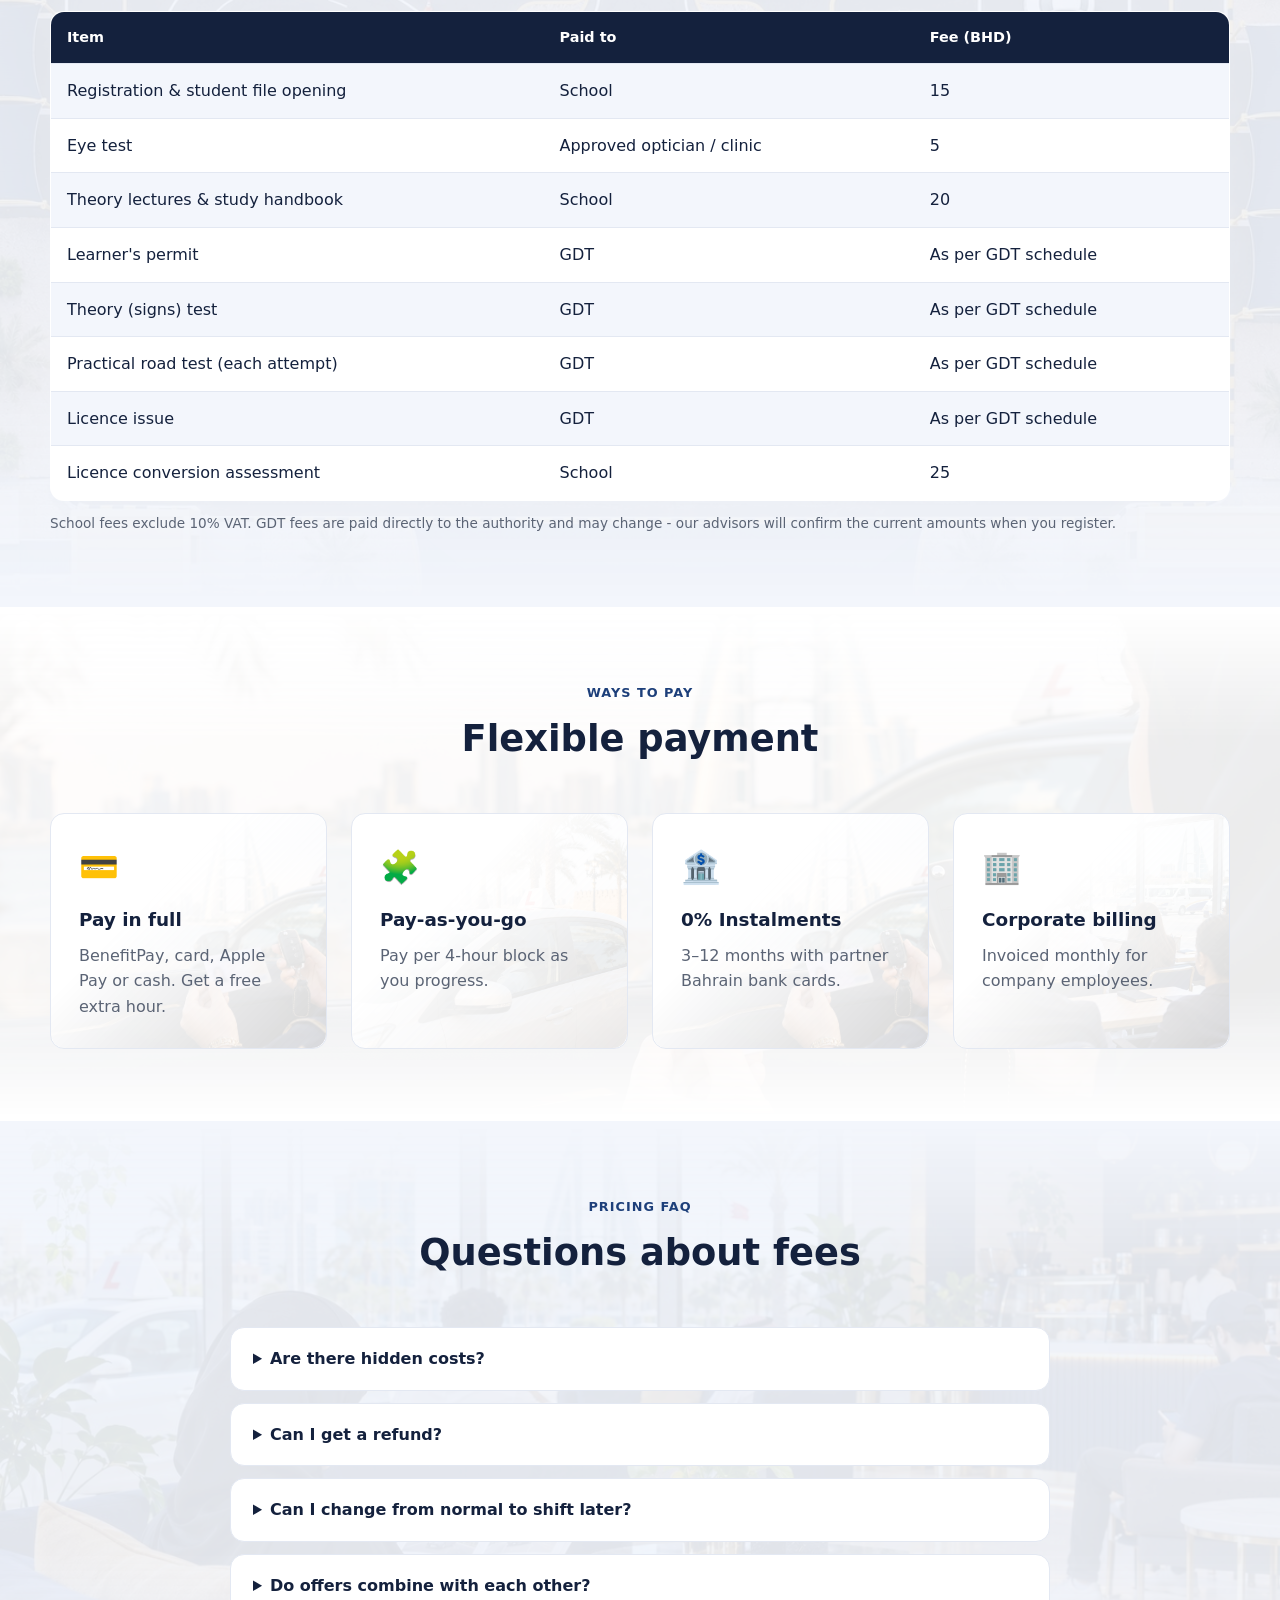
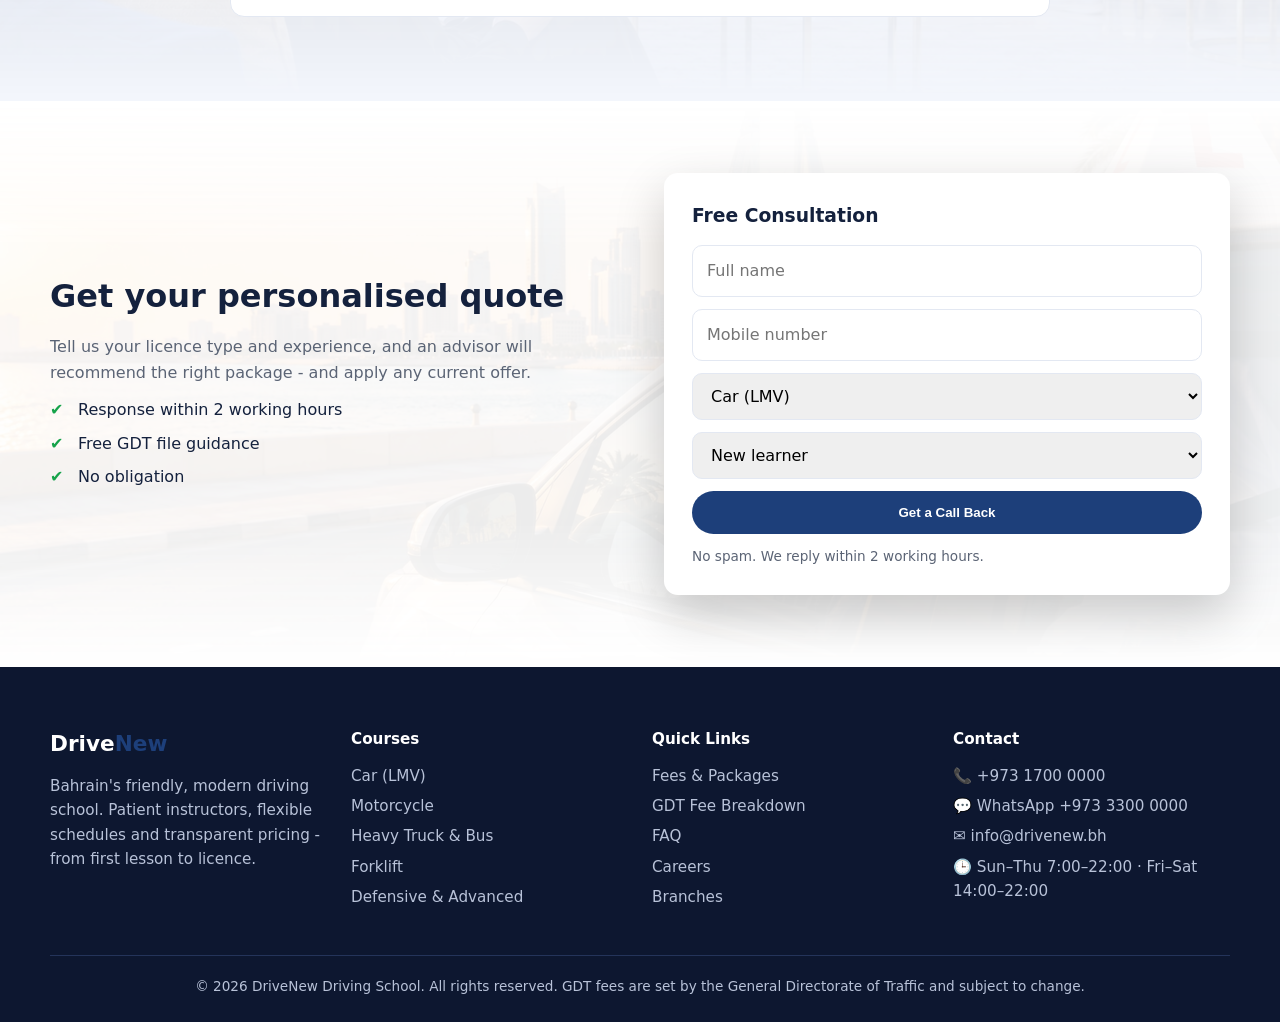
<file: pricing/index.html>
<!doctype html><html lang="en"><head><meta charset="utf-8"><meta name="viewport" content="width=device-width,initial-scale=1">
<title>Pricing | DriveNew Driving School Bahrain</title><meta name="description" content="Driving lesson packages, VIP programmes and full GDT fee breakdown.">
<link rel="icon" href="../assets/favicon.svg" type="image/svg+xml"><link rel="icon" href="../assets/favicon-32.png" sizes="32x32"><link rel="apple-touch-icon" href="../assets/apple-touch-icon.png"><meta name="theme-color" content="#1d3f7a">
<link rel="stylesheet" href="../assets/styles.css"></head><body>
<div class="offer-strip">🎉 Winter Offer: 15% off all Car packages + free eye test - book before 31 December</div>
<div class="topbar"><div class="container"><span>📍 Kingdom of Bahrain · GDT-licensed institute</span><span>📞 <a href="tel:+97317000000">+973 1700 0000</a><span class="hide-sm"> · ✉ <a href="mailto:info@drivenew.bh">info@drivenew.bh</a></span><span class="hide-sm"> · Sun–Thu 7am–10pm</span></span></div></div>
<header class="site"><div class="container"><a class="logo" href="../">Drive<span>New</span></a>
<button class="menu-btn" aria-label="Menu">☰</button>
<nav class="main"><a href="../" data-p="home">Home</a><a href="../lessons/" data-p="lessons">Lessons</a><a href="../pricing/" class="active">Pricing</a><a href="../about/" data-p="about">About</a><a class="btn btn-primary" href="../pricing/#enquire">Register Now</a></nav></div></header>
<main id="app">
<section class="hero small" style="--hero-img:url(../assets/img/hero-pricing.jpg)"><div class="container"><span class="badge">Transparent fees · VAT shown</span><h1>Pricing &amp; Packages</h1><p>Clear, honest pricing for every licence. Pick a package, pay in full or pay-as-you-go, and see every GDT fee before you commit.</p></div></section>

<section class="fx" style="--bg:url(../assets/img/course-car.jpg)"><div class="container"><div class="sec-head"><span class="eyebrow">Car (LMV) packages</span><h2>Choose your shift</h2><p>All prices in BHD, excluding 10% VAT. Shift = evening/weekend timings.</p></div>
<div class="tabs"><button class="tab active" data-tab="t-normal">Normal</button><button class="tab" data-tab="t-shift">Shift / Evening</button><button class="tab" data-tab="t-fri">Weekend (Fri–Sat)</button></div>
<div class="tab-panel active" id="t-normal"><div class="grid g4">
<div class="card price-card fx" style="--bg:url(../assets/img/course-refresher.jpg)"><h3>Additional Hours</h3><div class="amount"><small>BHD </small>32<small> /4h</small></div><ul class="check"><li>Top-up after a test</li><li>BHD 8/hour</li></ul><a class="btn btn-outline" href="#enquire">Book</a></div>
<div class="card price-card fx" style="--bg:url(../assets/img/lesson-car-instructor.jpg)"><h3>Licence Holder</h3><div class="amount"><small>BHD </small>80<small> /10h</small></div><ul class="check"><li>For foreign licence holders</li><li>Road &amp; parking practice</li><li>Assessment prep</li></ul><a class="btn btn-outline" href="#enquire">Book</a></div>
<div class="card price-card fx" style="--bg:url(../assets/img/facility-yard.jpg)"><h3>Intermediate</h3><div class="amount"><small>BHD </small>120<small> /15h</small></div><ul class="check"><li>Some prior experience</li><li>Yard + road training</li><li>1 mock test</li></ul><a class="btn btn-outline" href="#enquire">Book</a></div>
<div class="card price-card featured fx" style="--bg:url(../assets/img/course-car.jpg)"><h3>Beginner</h3><div class="amount"><small>BHD </small>160<small> /20h</small></div><ul class="check"><li>Complete beginners</li><li>Full theory lectures</li><li>Yard, parking &amp; highway</li><li>2 mock tests</li></ul><a class="btn btn-primary" href="#enquire">Book</a></div>
</div></div>
<div class="tab-panel" id="t-shift"><div class="grid g4">
<div class="card price-card fx" style="--bg:url(../assets/img/course-refresher.jpg)"><h3>Additional Hours</h3><div class="amount"><small>BHD </small>40<small> /4h</small></div><ul class="check"><li>BHD 10/hour</li></ul><a class="btn btn-outline" href="#enquire">Book</a></div>
<div class="card price-card fx" style="--bg:url(../assets/img/lesson-car-instructor.jpg)"><h3>Licence Holder</h3><div class="amount"><small>BHD </small>100<small> /10h</small></div><ul class="check"><li>Evening 5pm–10pm</li></ul><a class="btn btn-outline" href="#enquire">Book</a></div>
<div class="card price-card fx" style="--bg:url(../assets/img/facility-yard.jpg)"><h3>Intermediate</h3><div class="amount"><small>BHD </small>150<small> /15h</small></div><ul class="check"><li>Evening 5pm–10pm</li></ul><a class="btn btn-outline" href="#enquire">Book</a></div>
<div class="card price-card featured fx" style="--bg:url(../assets/img/course-car.jpg)"><h3>Beginner</h3><div class="amount"><small>BHD </small>200<small> /20h</small></div><ul class="check"><li>Ideal for working professionals</li></ul><a class="btn btn-primary" href="#enquire">Book</a></div>
</div></div>
<div class="tab-panel" id="t-fri"><div class="grid g4">
<div class="card price-card fx" style="--bg:url(../assets/img/course-refresher.jpg)"><h3>Additional Hours</h3><div class="amount"><small>BHD </small>48<small> /4h</small></div><ul class="check"><li>BHD 12/hour</li></ul><a class="btn btn-outline" href="#enquire">Book</a></div>
<div class="card price-card fx" style="--bg:url(../assets/img/lesson-car-instructor.jpg)"><h3>Licence Holder</h3><div class="amount"><small>BHD </small>120<small> /10h</small></div><ul class="check"><li>Fri &amp; Sat slots</li></ul><a class="btn btn-outline" href="#enquire">Book</a></div>
<div class="card price-card fx" style="--bg:url(../assets/img/facility-yard.jpg)"><h3>Intermediate</h3><div class="amount"><small>BHD </small>180<small> /15h</small></div><ul class="check"><li>Fri &amp; Sat slots</li></ul><a class="btn btn-outline" href="#enquire">Book</a></div>
<div class="card price-card featured fx" style="--bg:url(../assets/img/course-car.jpg)"><h3>Beginner</h3><div class="amount"><small>BHD </small>240<small> /20h</small></div><ul class="check"><li>Weekend-only learners</li></ul><a class="btn btn-primary" href="#enquire">Book</a></div>
</div></div></div></section>

<section class="dark"><div class="container"><div class="sec-head"><span class="eyebrow">VIP programmes</span><h2>Premium cars, priority tests</h2><p>Luxury training vehicles, a dedicated instructor and fast-track GDT test booking.</p></div>
<div class="grid g3">
<div class="card price-card"><span class="ph "><img src="../assets/img/vip-gold.jpg" alt="VIP Gold" loading="lazy" onerror="this.remove()"></span><h3>VIP Gold</h3><p>Mini Cooper / BMW</p><div class="amount" style="color:#fff"><small>BHD </small>750<small> /10h</small></div><ul class="check"><li>15h: BHD 950 · 20h: BHD 1,150</li><li>1 theory + 1 road test included</li><li>Pick-up &amp; drop-off</li></ul><a class="btn btn-accent" href="#enquire">Enquire</a></div>
<div class="card price-card"><span class="ph "><img src="../assets/img/vip-platinum.jpg" alt="VIP Platinum" loading="lazy" onerror="this.remove()"></span><h3>VIP Platinum</h3><p>Porsche</p><div class="amount" style="color:#fff"><small>BHD </small>1,400<small> /10h</small></div><ul class="check"><li>15h: BHD 1,650 · 20h: BHD 1,850</li><li>Unlimited theory &amp; road tests</li><li>Private lounge</li></ul><a class="btn btn-accent" href="#enquire">Enquire</a></div>
<div class="card price-card"><span class="ph "><img src="../assets/img/vip-express.jpg" alt="VIP Express" loading="lazy" onerror="this.remove()"></span><h3>VIP Express</h3><p>Fast-track (any car)</p><div class="amount" style="color:#fff"><small>BHD </small>500<small> /all-in</small></div><ul class="check"><li>Licence target in 3–4 weeks</li><li>Priority test dates</li><li>Daily lessons</li></ul><a class="btn btn-accent" href="#enquire">Enquire</a></div>
</div></div></section>

<section class="fx" style="--bg:url(../assets/img/course-truck.jpg)"><div class="container"><div class="sec-head"><span class="eyebrow">Other licences</span><h2>Motorcycle, heavy &amp; specialist</h2></div>
<div class="table-wrap"><table><tr><th>Course</th><th>Hours</th><th>Normal (BHD)</th><th>Shift (BHD)</th><th>Notes</th></tr>
<tr><td>Motorcycle</td><td>20</td><td>150</td><td>190</td><td>Gear &amp; helmet provided</td></tr>
<tr><td>Heavy Truck</td><td>30</td><td>300</td><td>375</td><td>Min. age 21</td></tr>
<tr><td>Heavy Bus</td><td>30</td><td>320</td><td>400</td><td>Min. age 21</td></tr>
<tr><td>Light Bus</td><td>20</td><td>210</td><td>260</td><td>Up to 26 passengers</td></tr>
<tr><td>Light / Heavy Forklift</td><td>10</td><td>100</td><td>125</td><td>Certificate on completion</td></tr>
<tr><td>Defensive Driving</td><td>1 day</td><td>60</td><td>-</td><td>For licence holders</td></tr>
<tr><td>Refresher Course</td><td>6</td><td>48</td><td>60</td><td>Regain confidence</td></tr>
</table></div></div></section>

<section class="soft fx" id="rta" style="--bg:url(../assets/img/facility-yard.jpg)"><div class="container"><div class="sec-head"><span class="eyebrow">Fee breakdown</span><h2>Registration &amp; GDT fees</h2><p>These are paid on top of your lesson package. Government fees are set by the General Directorate of Traffic (GDT).</p></div>
<div class="table-wrap"><table><tr><th>Item</th><th>Paid to</th><th>Fee (BHD)</th></tr>
<tr><td>Registration &amp; student file opening</td><td>School</td><td>15</td></tr>
<tr><td>Eye test</td><td>Approved optician / clinic</td><td>5</td></tr>
<tr><td>Theory lectures &amp; study handbook</td><td>School</td><td>20</td></tr>
<tr><td>Learner's permit</td><td>GDT</td><td>As per GDT schedule</td></tr>
<tr><td>Theory (signs) test</td><td>GDT</td><td>As per GDT schedule</td></tr>
<tr><td>Practical road test (each attempt)</td><td>GDT</td><td>As per GDT schedule</td></tr>
<tr><td>Licence issue</td><td>GDT</td><td>As per GDT schedule</td></tr>
<tr><td>Licence conversion assessment</td><td>School</td><td>25</td></tr>
</table></div><p class="note">School fees exclude 10% VAT. GDT fees are paid directly to the authority and may change - our advisors will confirm the current amounts when you register.</p></div></section>

<section class="fx" style="--bg:url(../assets/img/hero-pricing.jpg)"><div class="container"><div class="sec-head"><span class="eyebrow">Ways to pay</span><h2>Flexible payment</h2></div>
<div class="grid g4">
<div class="card fx" style="--bg:url(../assets/img/hero-pricing.jpg)"><span class="icon">💳</span><h3>Pay in full</h3><p>BenefitPay, card, Apple Pay or cash. Get a free extra hour.</p></div>
<div class="card fx" style="--bg:url(../assets/img/course-car.jpg)"><span class="icon">🧩</span><h3>Pay-as-you-go</h3><p>Pay per 4-hour block as you progress.</p></div>
<div class="card fx" style="--bg:url(../assets/img/hero-pricing.jpg)"><span class="icon">🏦</span><h3>0% Instalments</h3><p>3–12 months with partner Bahrain bank cards.</p></div>
<div class="card fx" style="--bg:url(../assets/img/course-corporate.jpg)"><span class="icon">🏢</span><h3>Corporate billing</h3><p>Invoiced monthly for company employees.</p></div>
</div></div></section>

<section class="soft fx" style="--bg:url(../assets/img/facility-lounge.jpg)"><div class="container" style="max-width:820px"><div class="sec-head"><span class="eyebrow">Pricing FAQ</span><h2>Questions about fees</h2></div><div class="faq">
<details><summary>Are there hidden costs?</summary><p>No. The only extras are GDT test fees and any additional hours if you need a retest.</p></details>
<details><summary>Can I get a refund?</summary><p>Unused lesson hours are refundable within 6 months minus registration fees, as per our refund policy.</p></details>
<details><summary>Can I change from normal to shift later?</summary><p>Yes - just pay the difference for the remaining hours.</p></details>
<details><summary>Do offers combine with each other?</summary><p>One discount per registration; we'll always apply the best one for you.</p></details>
</div></div></section>

<section id="enquire" class="fx" style="--bg:url(../assets/img/hero-home.jpg)"><div class="container split"><div><h2 style="font-size:2rem">Get your personalised quote</h2><p style="color:var(--muted);margin:12px 0">Tell us your licence type and experience, and an advisor will recommend the right package - and apply any current offer.</p><ul class="check"><li>Response within 2 working hours</li><li>Free GDT file guidance</li><li>No obligation</li></ul></div><form class="enquiry"><h3>Free Consultation</h3><input required placeholder="Full name"><input required type="tel" placeholder="Mobile number"><select><option>Car (LMV)</option><option>Motorcycle</option><option>Heavy Truck / Bus</option><option>Forklift</option><option>Defensive / Advanced</option></select><select><option>New learner</option><option>I have a foreign licence</option><option>licence conversion / transfer</option></select><button class="btn btn-primary">Get a Call Back</button><p class="note">No spam. We reply within 2 working hours.</p></form></div></section>
</main>
<footer class="site"><div class="container grid g4">
<div><a class="logo" href="../" style="color:#fff">Drive<span>New</span></a><p style="margin-top:12px">Bahrain's friendly, modern driving school. Patient instructors, flexible schedules and transparent pricing - from first lesson to licence.</p></div>
<div><h4>Courses</h4><ul><li><a href="../lessons/#car">Car (LMV)</a></li><li><a href="../lessons/#bike">Motorcycle</a></li><li><a href="../lessons/#heavy">Heavy Truck &amp; Bus</a></li><li><a href="../lessons/#forklift">Forklift</a></li><li><a href="../lessons/#advanced">Defensive &amp; Advanced</a></li></ul></div>
<div><h4>Quick Links</h4><ul><li><a href="../pricing/">Fees &amp; Packages</a></li><li><a href="../pricing/#rta">GDT Fee Breakdown</a></li><li><a href="../#faq">FAQ</a></li><li><a href="../about/#careers">Careers</a></li><li><a href="../about/#branches">Branches</a></li></ul></div>
<div><h4>Contact</h4><ul><li>📞 +973 1700 0000</li><li>💬 WhatsApp +973 3300 0000</li><li>✉ info@drivenew.bh</li><li>🕒 Sun–Thu 7:00–22:00 · Fri–Sat 14:00–22:00</li></ul></div>
</div><div class="container copy">© <span id="year"></span> DriveNew Driving School. All rights reserved. GDT fees are set by the General Directorate of Traffic and subject to change.</div></footer>
<a class="float-wa" href="https://wa.me/97333000000" aria-label="WhatsApp">💬</a>
<script src="../assets/main.js"></script></body></html>
</file>
<file: assets/styles.css>
:root{--brand:#1d3f7a;--brand-d:#142d5a;--accent:#ffb400;--ink:#14213d;--muted:#5b6475;--bg:#fff;--soft:#f3f6fc;--line:#e3e8f2;--ok:#16a34a;--r:14px}
*{box-sizing:border-box;margin:0;padding:0}
body{font-family:system-ui,-apple-system,"Segoe UI",Roboto,sans-serif;color:var(--ink);background:var(--bg);line-height:1.6}
a{color:var(--brand);text-decoration:none}
img{max-width:100%}
.container{width:min(1180px,100% - 32px);margin-inline:auto}
.topbar{background:var(--ink);color:#cfd6e6;font-size:.85rem;padding:6px 0}
.topbar .container{display:flex;justify-content:space-between;gap:12px;flex-wrap:wrap}
.topbar a{color:#fff}
header.site{position:sticky;top:0;z-index:50;background:#fff;border-bottom:1px solid var(--line)}
header.site .container{display:flex;align-items:center;justify-content:space-between;height:70px}
.logo{font-weight:800;font-size:1.35rem;color:var(--ink)}.logo span{color:var(--brand)}
nav.main{display:flex;gap:26px;align-items:center}
nav.main a{color:var(--ink);font-weight:600}
nav.main a.active,nav.main a:hover{color:var(--brand)}
.menu-btn{display:none;background:none;border:0;font-size:1.6rem;cursor:pointer}
.btn{display:inline-block;padding:12px 24px;border-radius:999px;font-weight:700;border:2px solid transparent;cursor:pointer;transition:.2s}
.btn-primary{background:var(--brand);color:#fff}.btn-primary:hover{background:var(--brand-d)}
.btn-accent{background:var(--accent);color:var(--ink)}
.btn-ghost{border-color:currentColor;color:#fff}
.btn-outline{border-color:var(--brand);color:var(--brand)}
.hero{background:linear-gradient(120deg,rgba(13,27,54,.92),rgba(29,63,122,.85)),var(--hero-img,none) center/cover;color:#fff;padding:90px 0 80px}
.hero.small{padding:60px 0}
.hero h1{font-size:clamp(2rem,5vw,3.3rem);line-height:1.15;margin-bottom:16px}
.hero p{font-size:1.15rem;opacity:.92;max-width:640px}
.hero .actions{display:flex;gap:14px;margin-top:28px;flex-wrap:wrap}
.hero-grid{display:grid;grid-template-columns:1.3fr 1fr;gap:40px;align-items:center}
.badge{display:inline-block;background:rgba(255,255,255,.18);padding:6px 14px;border-radius:999px;font-size:.85rem;margin-bottom:16px;font-weight:600}
section{padding:72px 0}
section.soft{background:var(--soft)}
section.dark{background:var(--ink);color:#fff}
.sec-head{text-align:center;max-width:720px;margin:0 auto 44px}
.sec-head .eyebrow{color:var(--brand);font-weight:700;text-transform:uppercase;letter-spacing:.08em;font-size:.8rem}
section.dark .eyebrow{color:var(--accent)}
.sec-head h2{font-size:clamp(1.6rem,3.5vw,2.3rem);margin:6px 0 10px}
.sec-head p{color:var(--muted)}section.dark .sec-head p{color:#b8c2d8}
.grid{display:grid;gap:24px}
.g2{grid-template-columns:repeat(2,1fr)}.g3{grid-template-columns:repeat(3,1fr)}.g4{grid-template-columns:repeat(4,1fr)}
.card{background:#fff;border:1px solid var(--line);border-radius:var(--r);padding:28px;transition:.2s}
.card:hover{transform:translateY(-3px);box-shadow:0 12px 30px rgba(20,33,61,.08)}
section.dark .card{background:#1d2c4f;border-color:#2c3d66;color:#fff}
.card h3{margin-bottom:8px;font-size:1.15rem}
.card p,.card li{color:var(--muted)}section.dark .card p{color:#b8c2d8}
.icon{font-size:2rem;margin-bottom:12px;display:block}
.stats{display:grid;grid-template-columns:repeat(4,1fr);gap:20px;text-align:center}
.stats strong{display:block;font-size:2.4rem;color:var(--accent)}
.steps{counter-reset:s}
.step{position:relative;padding-top:56px}
.step:before{counter-increment:s;content:counter(s);position:absolute;top:0;left:28px;width:44px;height:44px;border-radius:50%;background:var(--brand);color:#fff;display:grid;place-items:center;font-weight:800;margin-top:20px}
.step.card{padding-top:84px}
.check{list-style:none}.check li{padding-left:28px;position:relative;margin:8px 0}
.check li:before{content:"✔";position:absolute;left:0;color:var(--ok);font-weight:700}
.price-card{text-align:center;display:flex;flex-direction:column}
.price-card .amount{font-size:2.6rem;font-weight:800;color:var(--ink);margin:10px 0}
.price-card .amount small{font-size:1rem;color:var(--muted);font-weight:600}
.price-card ul{text-align:left;margin:18px 0 24px;flex:1}
.price-card.featured{border:2px solid var(--brand);position:relative}
.price-card.featured:before{content:"Most Popular";position:absolute;top:-14px;left:50%;transform:translateX(-50%);background:var(--brand);color:#fff;padding:3px 14px;border-radius:999px;font-size:.8rem;font-weight:700}
table{width:100%;border-collapse:collapse;background:#fff;border-radius:var(--r);overflow:hidden;border:1px solid var(--line)}
th,td{padding:14px 16px;text-align:left;border-bottom:1px solid var(--line)}
th{background:var(--ink);color:#fff;font-size:.9rem}
tr:nth-child(even) td{background:var(--soft)}
.table-wrap{overflow-x:auto}
.note{font-size:.85rem;color:var(--muted);margin-top:12px}
.tabs{display:flex;gap:8px;justify-content:center;flex-wrap:wrap;margin-bottom:32px}
.tab{padding:10px 20px;border-radius:999px;border:1px solid var(--line);background:#fff;font-weight:600;cursor:pointer}
.tab.active{background:var(--brand);color:#fff;border-color:var(--brand)}
.tab-panel{display:none}.tab-panel.active{display:block}
.faq details{background:#fff;border:1px solid var(--line);border-radius:var(--r);padding:18px 22px;margin-bottom:12px}
.faq summary{font-weight:700;cursor:pointer}.faq details p{margin-top:10px;color:var(--muted)}
.quote{font-style:italic}.quote footer{font-style:normal;font-weight:700;margin-top:12px;color:var(--ink)}
.stars{color:var(--accent)}
.cta{background:linear-gradient(120deg,#ffb400,#ffcd4d);border-radius:24px;padding:48px;display:flex;justify-content:space-between;align-items:center;gap:24px;flex-wrap:wrap}
.cta h2{font-size:1.9rem}
form.enquiry{background:#fff;color:var(--ink);border-radius:var(--r);padding:28px;box-shadow:0 20px 50px rgba(0,0,0,.2)}
form.enquiry h3{margin-bottom:14px}
form.enquiry input,form.enquiry select,form.enquiry textarea{width:100%;padding:12px 14px;border:1px solid var(--line);border-radius:10px;margin-bottom:12px;font:inherit}
form.enquiry .btn{width:100%}
.timeline{border-left:3px solid var(--brand);padding-left:28px;max-width:760px;margin:auto}
.timeline .item{position:relative;margin-bottom:30px}
.timeline .item:before{content:"";position:absolute;left:-37px;top:6px;width:15px;height:15px;border-radius:50%;background:var(--accent);border:3px solid #fff;box-shadow:0 0 0 2px var(--brand)}
.timeline h4{color:var(--brand)}
.team .avatar{width:84px;height:84px;border-radius:50%;background:var(--soft);display:grid;place-items:center;font-size:2.2rem;margin-bottom:12px}
.split{display:grid;grid-template-columns:1fr 1fr;gap:48px;align-items:center}
.pill{display:inline-block;background:var(--soft);color:var(--brand);padding:4px 12px;border-radius:999px;font-size:.8rem;font-weight:700;margin:0 6px 6px 0}
.offer-strip{background:var(--accent);color:var(--ink);text-align:center;padding:10px;font-weight:700}
footer.site{background:#0d1730;color:#b8c2d8;padding:60px 0 24px;font-size:.95rem}
footer.site h4{color:#fff;margin-bottom:12px}
footer.site a{color:#b8c2d8}footer.site a:hover{color:#fff}
footer.site ul{list-style:none}footer.site li{margin:6px 0}
.copy{border-top:1px solid #24345a;margin-top:40px;padding-top:20px;text-align:center;font-size:.85rem}
.float-wa{position:fixed;right:20px;bottom:20px;background:#25d366;color:#fff;width:58px;height:58px;border-radius:50%;display:grid;place-items:center;font-size:1.6rem;box-shadow:0 8px 20px rgba(0,0,0,.25);z-index:60}
@media(max-width:900px){.g3,.g4,.stats{grid-template-columns:repeat(2,1fr)}.hero-grid,.split{grid-template-columns:1fr}
nav.main{display:none;position:absolute;top:70px;left:0;right:0;background:#fff;flex-direction:column;padding:20px;border-bottom:1px solid var(--line)}nav.main.open{display:flex}.menu-btn{display:block}}
@media(max-width:600px){.g2,.g3,.g4,.stats{grid-template-columns:1fr}section{padding:52px 0}.cta{padding:30px}}
.ph{position:relative;display:block;aspect-ratio:16/10;border-radius:10px;overflow:hidden;margin:-8px -8px 16px;background:linear-gradient(135deg,#dfe6f2,#c3cfe3)}
.ph img{width:100%;height:100%;object-fit:cover;display:block}
.ph.tall{aspect-ratio:4/3;margin:0}
.ph.round{border-radius:50%;width:96px;height:96px;aspect-ratio:1;margin:0 0 12px}
/* nav button fixes */
nav.main a.btn{color:#fff;padding:10px 22px;font-size:.95rem;line-height:1.2;white-space:nowrap}
nav.main a.btn:hover{color:#fff;background:var(--brand-d)}
header.site .container{gap:16px}
@media(max-width:1024px){nav.main{gap:18px}}
@media(max-width:900px){
 nav.main{gap:4px;box-shadow:0 12px 24px rgba(20,33,61,.08)}
 nav.main a{padding:12px 6px;border-bottom:1px solid var(--line)}
 nav.main a.btn{margin-top:10px;text-align:center;padding:14px;border-bottom:0}
}
@media(max-width:600px){
 .topbar{font-size:.78rem}.topbar .container{justify-content:center;text-align:center}
 .topbar .container span:first-child{display:none}
 .offer-strip{font-size:.85rem;padding:8px 12px}
 header.site .container{height:62px}nav.main{top:62px}
 .hero{padding:56px 0 48px}.hero .actions .btn{flex:1;text-align:center}
 .cta{flex-direction:column;align-items:flex-start}.cta .btn{width:100%;text-align:center}
 th,td{padding:10px 12px;font-size:.9rem}
}
@media(max-width:900px){nav.main{align-items:stretch;padding:12px 16px 20px}nav.main a{text-align:left}nav.main a.btn{text-align:center}}
@media(max-width:600px){.topbar .hide-sm{display:none}}
#app{transition:opacity .18s ease}#app.leaving{opacity:.35}
/* faded background images */
.fx{position:relative;isolation:isolate}
section.fx,.cta.fx{overflow:hidden}
.fx::after{content:"";position:absolute;inset:0;z-index:-1;pointer-events:none;border-radius:inherit;background:var(--bg) center/cover no-repeat;opacity:.1}
section.fx::after{opacity:.07;-webkit-mask-image:linear-gradient(to bottom,transparent,#000 25%,#000 75%,transparent);mask-image:linear-gradient(to bottom,transparent,#000 25%,#000 75%,transparent)}
section.dark.fx::after{opacity:.18}
.cta.fx::after{opacity:.2;-webkit-mask-image:linear-gradient(to left,#000,transparent 75%);mask-image:linear-gradient(to left,#000,transparent 75%)}
.card.fx::after{opacity:.16;-webkit-mask-image:linear-gradient(135deg,transparent 35%,#000);mask-image:linear-gradient(135deg,transparent 35%,#000);transition:opacity .3s}
.card.fx:hover::after{opacity:.26}
section.dark .card.fx::after{opacity:.22}
.step.card.fx::before{z-index:1}
</file>
